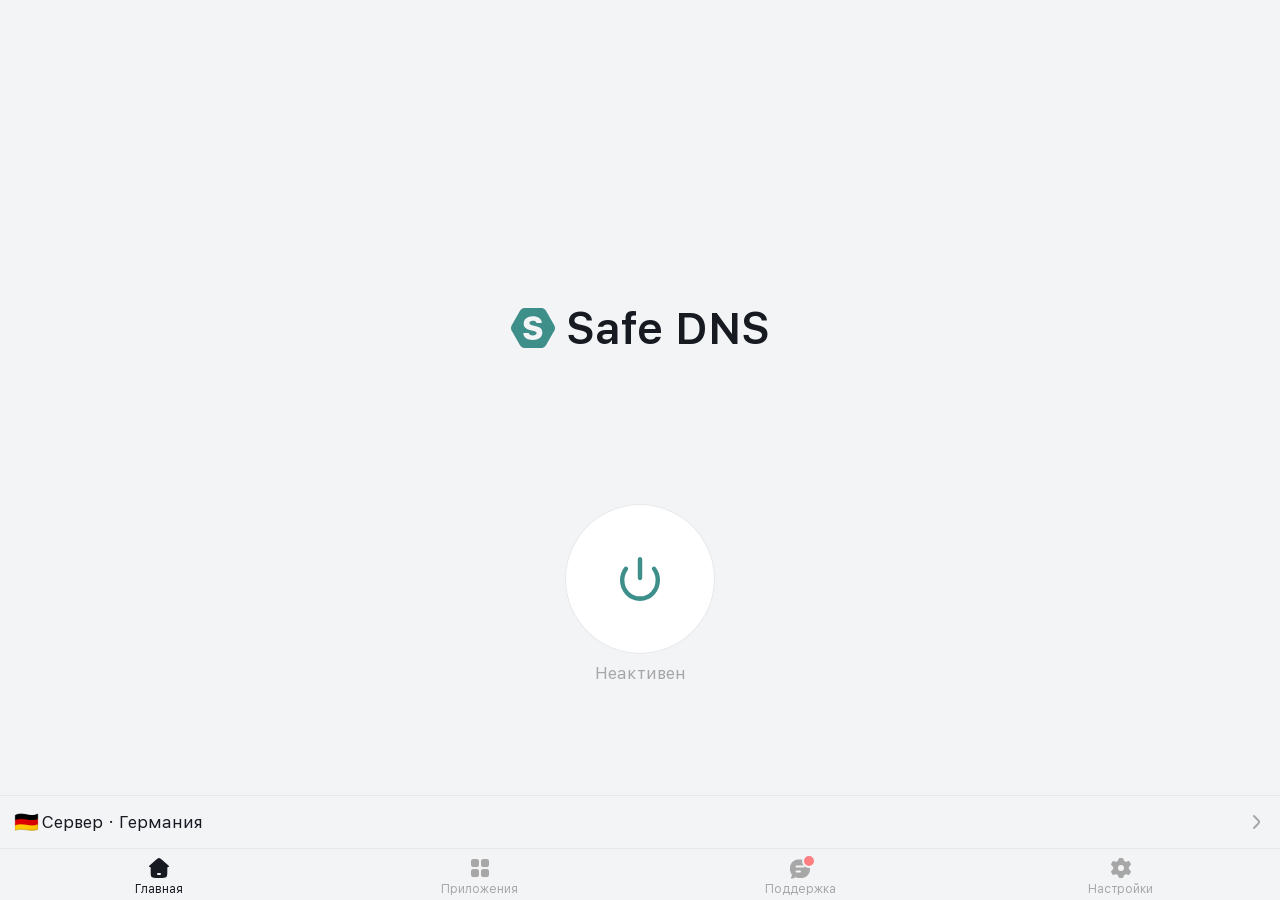
<file: index.html>
<!DOCTYPE html>
<html lang="ru">
<head>
    <meta charset="UTF-8">
    <meta name="viewport" content="width=device-width, initial-scale=1.0, viewport-fit=cover, interactive-widget=resizes-content">
    <title>Safe DNS</title>
    <!-- Bootstrap css -->
    <link rel="stylesheet" href="https://cdn.jsdelivr.net/npm/bootstrap@5.3.5/dist/css/bootstrap.min.css">
    <!-- Bootstrap css -->
    <!-- fonts -->
    <link rel="stylesheet" href="./assets/fonts/font.css">
    <!-- fonts -->
    <!-- theme -->
    <script>
        try {
            if (localStorage.getItem("theme") === "dark") document.documentElement.dataset.theme = "dark";
        } catch (error) {}
    </script>
    <!-- theme -->
    <!-- css link -->
    <link rel="stylesheet" href="./assets/scss/style.css">
    <!-- css link -->
</head>
<body>
    <div class="wrapper screen" data-screen>

        <main class="screen__body">
            <!-- Главная -->
            <section class="home">
                <div class="home__brand">
                    <span class="logo"></span>
                    <h1 class="home__name">Safe DNS</h1>
                </div>
                <div class="home__center">
                    <button type="button" class="power" aria-label="Включить защиту" aria-pressed="false" data-power><span class="power__icon"></span></button>
                    <p class="home__status" data-power-status>Неактивен</p>
                </div>
            </section>
            <!-- Главная end -->
        </main>

        <!-- Сервер -->
        <button type="button" class="server">
            <span class="server__flag">🇩🇪</span>
            <span class="server__name">Сервер · Германия</span>
            <span class="icon icon--arrow-right icon--grey"></span>
        </button>
        <!-- Сервер end -->

        <!-- Footer -->
        <footer class="tabbar">
            <nav class="tabbar__list" aria-label="Основная навигация">
                <a href="./index.html" class="tabbar__link is-active" aria-current="page">
                    <span class="icon icon--home"></span>
                    <span>Главная</span>
                </a>
                <a href="#" class="tabbar__link">
                    <span class="icon icon--all"></span>
                    <span>Приложения</span>
                </a>
                <a href="./chat.html#unread" class="tabbar__link is-unread">
                    <span class="icon icon--chat-alt"></span>
                    <span>Поддержка</span>
                </a>
                <a href="./settings.html" class="tabbar__link">
                    <span class="icon icon--settings-tabbar"></span>
                    <span>Настройки</span>
                </a>
            </nav>
        </footer>
        <!-- Footer end -->

    </div>

    <!-- js file -->
    <script src="./assets/js/main.js" defer></script>
    <!-- js file -->
</body>
</html>
</file>
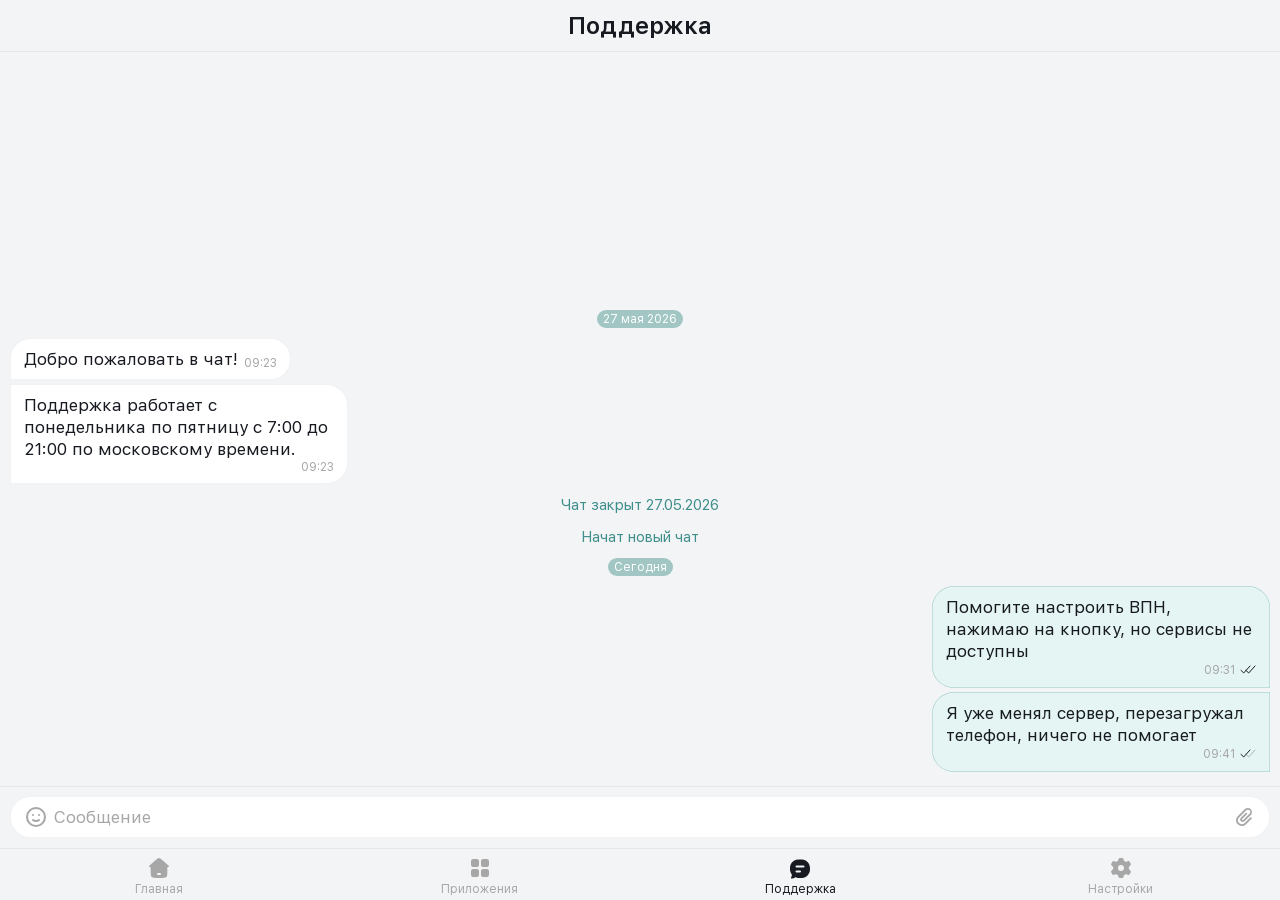
<file: chat.html>
<!DOCTYPE html>
<html lang="ru">
<head>
    <meta charset="UTF-8">
    <meta name="viewport" content="width=device-width, initial-scale=1.0, viewport-fit=cover, interactive-widget=resizes-content">
    <title>Поддержка</title>
    <!-- Bootstrap css -->
    <link rel="stylesheet" href="https://cdn.jsdelivr.net/npm/bootstrap@5.3.5/dist/css/bootstrap.min.css">
    <!-- Bootstrap css -->
    <!-- fonts -->
    <link rel="stylesheet" href="./assets/fonts/font.css">
    <!-- fonts -->
    <!-- theme -->
    <script>
        try {
            if (localStorage.getItem("theme") === "dark") document.documentElement.dataset.theme = "dark";
        } catch (error) {}
    </script>
    <!-- theme -->
    <!-- css link -->
    <link rel="stylesheet" href="./assets/scss/style.css">
    <!-- css link -->
</head>
<body>
    <div class="wrapper screen" data-screen>

        <!-- Header -->
        <header class="title">
            <div class="title__row">
                <button type="button" class="title__btn is-hidden" tabindex="-1" aria-label="Назад"><span class="icon icon--arrow-left"></span></button>
                <div class="title__box">
                    <h1 class="title__text">Поддержка</h1>
                    <p class="title__status" data-chat-status hidden><span class="dots dots--typing"><span class="dots__item"></span><span class="dots__item"></span><span class="dots__item"></span></span><span data-chat-status-text></span></p>
                </div>
                <button type="button" class="title__btn is-hidden" aria-label="Информация" data-info-open data-bs-toggle="offcanvas" data-bs-target=".info"><span class="icon icon--info"></span></button>
            </div>
        </header>
        <!-- Header end -->

        <main class="screen__body">
            <!-- Чат -->
            <section class="chat" data-chat>
                <div class="chat__list" aria-live="polite" data-chat-list>
                    <p class="date">27 мая 2026</p>
                    <div class="message-group message-group--support" data-group="support">
                        <div class="message message--support" tabindex="0" role="button" data-message>
                            <p class="message__text" data-message-text>Добро пожаловать в чат!</p>
                            <div class="message__time"><span data-time>09:23</span></div>
                        </div>
                        <div class="message message--support" tabindex="0" role="button" data-message>
                            <p class="message__text" data-message-text>Поддержка работает с понедельника по пятницу с 7:00 до 21:00 по московскому времени.</p>
                            <div class="message__time"><span data-time>09:23</span></div>
                        </div>
                    </div>
                    <p class="event">Чат закрыт 27.05.2026</p>
                    <p class="event">Начат новый чат</p>
                    <p class="date">Сегодня</p>
                    <div class="message-group message-group--user" data-group="user">
                        <div class="message message--user" tabindex="0" role="button" data-message>
                            <p class="message__text" data-message-text>Помогите настроить ВПН, нажимаю на кнопку, но сервисы не доступны</p>
                            <div class="message__time"><span data-time>09:31</span><span class="receipt receipt--two" data-mark></span></div>
                        </div>
                        <div class="message message--user" tabindex="0" role="button" data-message>
                            <p class="message__text" data-message-text>Я уже менял сервер, перезагружал телефон, ничего не помогает</p>
                            <div class="message__time"><span data-time>09:41</span><span class="receipt receipt--one" data-mark></span></div>
                        </div>
                    </div>
                </div>
            </section>
            <button type="button" class="fab fab--white chat__down" aria-label="Вниз" data-chat-down>
                <span class="icon icon--arrow-down"></span>
                <span class="pill fab__pill" data-chat-pill hidden></span>
            </button>
            <!-- Чат end -->
        </main>

        <!-- Поле ввода -->
        <div class="composer" data-composer>
            <div class="composer__box">
                <div class="composer__reply" data-composer-reply hidden>
                    <div class="composer__info">
                        <span class="composer__label">Ответ на</span>
                        <span class="composer__quote" data-composer-quote></span>
                    </div>
                    <button type="button" class="composer__btn" aria-label="Отменить ответ" data-composer-cancel><span class="icon icon--close"></span></button>
                </div>
                <div class="composer__row">
                    <button type="button" class="composer__btn" aria-label="Эмодзи" data-composer-emoji><span class="icon icon--emoji"></span></button>
                    <div class="composer__field" data-value="" data-composer-field>
                        <textarea class="composer__text" rows="1" placeholder="Сообщение" aria-label="Сообщение" data-composer-input></textarea>
                    </div>
                    <div class="composer__right">
                        <div class="composer__track">
                            <button type="button" class="composer__btn" aria-label="Прикрепить" data-bs-toggle="offcanvas" data-bs-target=".sheet" data-composer-clip><span class="icon icon--clip"></span></button>
                            <button type="button" class="composer__btn composer__send" aria-label="Отправить" data-composer-send><span class="icon icon--send"></span></button>
                        </div>
                    </div>
                </div>
            </div>
        </div>
        <!-- Поле ввода end -->

        <!-- Эмодзи -->
        <div class="emoji" data-emoji inert>
            <div class="emoji__list">
                <button type="button" class="emoji__btn" data-emoji-btn>😄</button>
                <button type="button" class="emoji__btn" data-emoji-btn>👍</button>
                <button type="button" class="emoji__btn" data-emoji-btn>😕</button>
                <button type="button" class="emoji__btn" data-emoji-btn>❤️</button>
                <button type="button" class="emoji__btn" data-emoji-btn>🤝</button>
                <button type="button" class="emoji__btn" data-emoji-btn>👌</button>
            </div>
        </div>
        <!-- Эмодзи end -->

        <!-- Footer -->
        <footer class="tabbar">
            <nav class="tabbar__list" aria-label="Основная навигация">
                <a href="./index.html" class="tabbar__link">
                    <span class="icon icon--home"></span>
                    <span>Главная</span>
                </a>
                <a href="#" class="tabbar__link">
                    <span class="icon icon--all"></span>
                    <span>Приложения</span>
                </a>
                <a href="./chat.html" class="tabbar__link is-active" aria-current="page">
                    <span class="icon icon--chat-alt"></span>
                    <span>Поддержка</span>
                </a>
                <a href="./settings.html" class="tabbar__link">
                    <span class="icon icon--settings-tabbar"></span>
                    <span>Настройки</span>
                </a>
            </nav>
        </footer>
        <!-- Footer end -->

    </div>

    <!-- Меню сообщения -->
    <div class="menu-layer" data-menu>
        <div class="menu-layer__box" data-menu-wrap>
            <div class="menu-layer__clone" data-menu-clone></div>
            <div class="menu menu-layer__menu" data-menu-box>
                <button type="button" class="menu__btn" data-action="reply" data-menu-reply><span class="icon icon--reply"></span><span>Ответить</span></button>
                <button type="button" class="menu__btn" data-action="retry" data-menu-error><span class="icon icon--repeat"></span><span>Повторить</span></button>
                <button type="button" class="menu__btn" data-action="copy" data-menu-copy><span class="icon icon--copy"></span><span>Скопировать</span></button>
                <button type="button" class="menu__btn" data-action="cancel" data-menu-error><span class="icon icon--bin"></span><span>Отменить отправку</span></button>
            </div>
        </div>
    </div>
    <!-- Меню сообщения end -->

    <!-- Прикрепить -->
    <div class="sheet offcanvas offcanvas-bottom" tabindex="-1" aria-label="Прикрепить" data-sheet>
        <div class="sheet__group">
            <p class="sheet__title">Прикрепить</p>
            <label class="sheet__btn sheet__btn--line" role="button">Камера<input type="file" class="visually-hidden" accept="image/*" capture="environment" data-camera></label>
            <label class="sheet__btn sheet__btn--line" role="button">Галерея<input type="file" class="visually-hidden" accept="image/*" multiple data-photos></label>
            <label class="sheet__btn sheet__btn--line" role="button">Файл<input type="file" class="visually-hidden" accept="image/*" data-file></label>
        </div>
        <button type="button" class="sheet__btn sheet__btn--cancel" data-bs-dismiss="offcanvas">Отмена</button>
    </div>
    <!-- Прикрепить end -->

    <!-- Информация -->
    <div class="info offcanvas offcanvas-bottom" tabindex="-1" aria-label="Информация" data-info>
        <div class="info__head">
            <div class="title title--modal">
                <div class="title__row">
                    <button type="button" class="title__btn is-hidden" tabindex="-1" aria-label="Назад"><span class="icon icon--arrow-left"></span></button>
                    <div class="title__box">
                        <h2 class="title__text">Информация</h2>
                    </div>
                    <button type="button" class="title__btn" data-bs-dismiss="offcanvas" aria-label="Закрыть"><span class="icon icon--close"></span></button>
                </div>
            </div>
        </div>
        <div class="info__body">
            <div class="info-group">
                <h3 class="info-group__title">Данные пользователя</h3>
                <dl>
                    <div class="info-group__row">
                        <dt class="info-group__name">Подписка</dt>
                        <dd class="info-group__value">Основная</dd>
                    </div>
                    <div class="info-group__row">
                        <dt class="info-group__name">Оплачена до</dt>
                        <dd class="info-group__value">23 марта 2027, 14:53</dd>
                    </div>
                    <div class="info-group__row">
                        <dt class="info-group__name">Местоположение</dt>
                        <dd class="info-group__value">Челябинск, Россия</dd>
                    </div>
                    <div class="info-group__row">
                        <dt class="info-group__name">ID</dt>
                        <dd class="info-group__value">b45e17c4-f52b-4b81-baba-2cda1e901d6c</dd>
                    </div>
                </dl>
            </div>
            <div class="info-group">
                <h3 class="info-group__title">Приложение</h3>
                <dl>
                    <div class="info-group__row">
                        <dt class="info-group__name">Версия</dt>
                        <dd class="info-group__value">1.7.2 (1)</dd>
                    </div>
                    <div class="info-group__row">
                        <dt class="info-group__name">Bundle ID</dt>
                        <dd class="info-group__value">com.vpn.net</dd>
                    </div>
                </dl>
            </div>
            <div class="info-group">
                <h3 class="info-group__title">Устройство</h3>
                <dl>
                    <div class="info-group__row">
                        <dt class="info-group__name">Модель</dt>
                        <dd class="info-group__value">Iphone 14</dd>
                    </div>
                    <div class="info-group__row">
                        <dt class="info-group__name">Ориентация</dt>
                        <dd class="info-group__value">Портретная</dd>
                    </div>
                    <div class="info-group__row">
                        <dt class="info-group__name">Уровень заряда</dt>
                        <dd class="info-group__value">20%</dd>
                    </div>
                </dl>
            </div>
            <div class="info-group">
                <h3 class="info-group__title">Система</h3>
                <dl>
                    <div class="info-group__row">
                        <dt class="info-group__name">ОС</dt>
                        <dd class="info-group__value">IOS 26.2</dd>
                    </div>
                    <div class="info-group__row">
                        <dt class="info-group__name">Регион</dt>
                        <dd class="info-group__value">ru_RU</dd>
                    </div>
                    <div class="info-group__row">
                        <dt class="info-group__name">Часовой пояс</dt>
                        <dd class="info-group__value">Asia/Yekaterinburg</dd>
                    </div>
                    <div class="info-group__row">
                        <dt class="info-group__name">Время</dt>
                        <dd class="info-group__value">6 апреля 2026, 9:41</dd>
                    </div>
                </dl>
            </div>
            <div class="info-group">
                <h3 class="info-group__title">Сеть</h3>
                <dl>
                    <div class="info-group__row">
                        <dt class="info-group__name">Тип подключения</dt>
                        <dd class="info-group__value">Wi-Fi</dd>
                    </div>
                </dl>
            </div>
            <div class="info-group">
                <h3 class="info-group__title">Память</h3>
                <dl>
                    <div class="info-group__row">
                        <dt class="info-group__name">Всего</dt>
                        <dd class="info-group__value">128 000 МБ</dd>
                    </div>
                    <div class="info-group__row">
                        <dt class="info-group__name">Свободно</dt>
                        <dd class="info-group__value">34 512 МБ</dd>
                    </div>
                    <div class="info-group__row">
                        <dt class="info-group__name">Использовано приложением</dt>
                        <dd class="info-group__value">100 МБ</dd>
                    </div>
                </dl>
            </div>
        </div>
        <div class="info__foot">
            <button type="button" class="button" data-info-send>Отправить в чат</button>
        </div>
    </div>
    <!-- Информация end -->

    <!-- Просмотр фото -->
    <div class="viewer modal fade" tabindex="-1" aria-label="Просмотр фото" data-viewer>
        <div class="modal-dialog modal-fullscreen">
            <div class="viewer__content modal-content">
                <div class="viewer__box">
                    <img src="./assets/images/photo-plane.jpg" class="viewer__img" alt="Фото" data-viewer-img>
                </div>
                <div class="title title--photo">
                    <div class="title__row">
                        <button type="button" class="title__btn" data-viewer-remove aria-label="Удалить"><span class="icon icon--bin"></span></button>
                        <div class="title__box">
                            <h2 class="title__text">1 из 1</h2>
                        </div>
                        <button type="button" class="title__btn" data-bs-dismiss="modal" aria-label="Закрыть"><span class="icon icon--close"></span></button>
                    </div>
                </div>
            </div>
        </div>
    </div>
    <!-- Просмотр фото end -->

    <!-- Шаблоны сообщений -->
    <template data-template="message-user">
        <div class="message message--user" tabindex="0" role="button" data-message>
            <div class="message__reply" data-message-reply hidden>
                <span class="message__label" data-message-label hidden>Ответ на</span>
                <span class="message__quote" data-message-quote></span>
            </div>
            <p class="message__text" data-message-text></p>
            <div class="message__time"><span data-time></span><span class="receipt receipt--loading" data-mark></span></div>
        </div>
    </template>
    <template data-template="message-support">
        <div class="message message--support" tabindex="0" role="button" data-message>
            <div class="message__reply" data-message-reply hidden>
                <span class="message__label" data-message-label hidden>Ответ на</span>
                <span class="message__quote" data-message-quote></span>
            </div>
            <p class="message__text" data-message-text></p>
            <div class="message__time"><span data-time></span></div>
        </div>
    </template>
    <template data-template="message-instruction">
        <div class="message message--support" tabindex="0" role="button" data-message>
            <div class="message__text message__text--rich" data-message-text>
                <p>Отправьте информацию для подержки.</p>
                <p><strong>Как это сделать:</strong></p>
                <ol class="message__list">
                    <li>Нажмите на иконку в правом верхнем углу</li>
                    <li>Нажмите кнопку «Отправить в чат»</li>
                </ol>
            </div>
            <div class="message__time"><span data-time></span></div>
        </div>
    </template>
    <template data-template="message-info">
        <div class="message message--user message--info" tabindex="0" role="button" data-message>
            <div class="message__text message__text--rich" data-message-text>
                <p class="message__block"><strong>Информация для поддержки</strong></p>
                <p class="message__block"><strong>Данные пользователя</strong><br>Подписка: Основная<br>Оплачена до: 23 марта 2027, 14:53<br>Местоположение: Челябинск, Россия<br>ID: b45e17c4-f52b-4b81-baba-2cda1e901d6c</p>
                <p class="message__block"><strong>Приложение</strong><br>Версия: 1.7.2 (1)<br>Bundle ID: com.vpn.net</p>
                <p class="message__block"><strong>Устройство</strong><br>Модель: Iphone 14<br>Ориентация: Портретная<br>Уровень заряда: 20%</p>
                <p class="message__block"><strong>Система</strong><br>ОС: IOS 26.2<br>Регион: ru_RU<br>Часовой пояс: Asia/Yekaterinburg<br>Время: 6 апреля 2026, 9:41</p>
                <p class="message__block"><strong>Сеть</strong><br>Тип подключения: Wi-Fi</p>
                <p class="message__block"><strong>Память</strong><br>Всего: 128 000 МБ<br>Свободно: 34 512 МБ<br>Использовано приложением: 100 МБ</p>
            </div>
            <div class="message__time"><span data-time></span><span class="receipt receipt--one" data-mark></span></div>
        </div>
    </template>
    <template data-template="photo-user">
        <div class="photo photo--user" tabindex="0" role="button" aria-label="Фото" data-photo>
            <img class="photo__img" alt="Фото">
            <span class="loader photo__loader" data-loader><span class="icon icon--close"></span></span>
            <div class="photo__time"><span data-time></span><span class="receipt receipt--loading" data-mark></span></div>
        </div>
    </template>
    <template data-template="photo-support">
        <div class="photo is-load" tabindex="0" role="button" aria-label="Фото" data-photo>
            <img class="photo__img" alt="Фото">
            <span class="photo__blur"></span>
            <span class="loader loader--download photo__loader" data-loader><span class="icon icon--close"></span></span>
            <div class="photo__time"><span data-time></span></div>
        </div>
    </template>
    <!-- Шаблоны сообщений end -->

    <!-- Bootstrap js -->
    <script src="https://cdn.jsdelivr.net/npm/bootstrap@5.3.5/dist/js/bootstrap.bundle.min.js" defer></script>
    <!-- Bootstrap js -->
    <!-- js file -->
    <script src="./assets/js/main.js" defer></script>
    <!-- js file -->
</body>
</html>
</file>
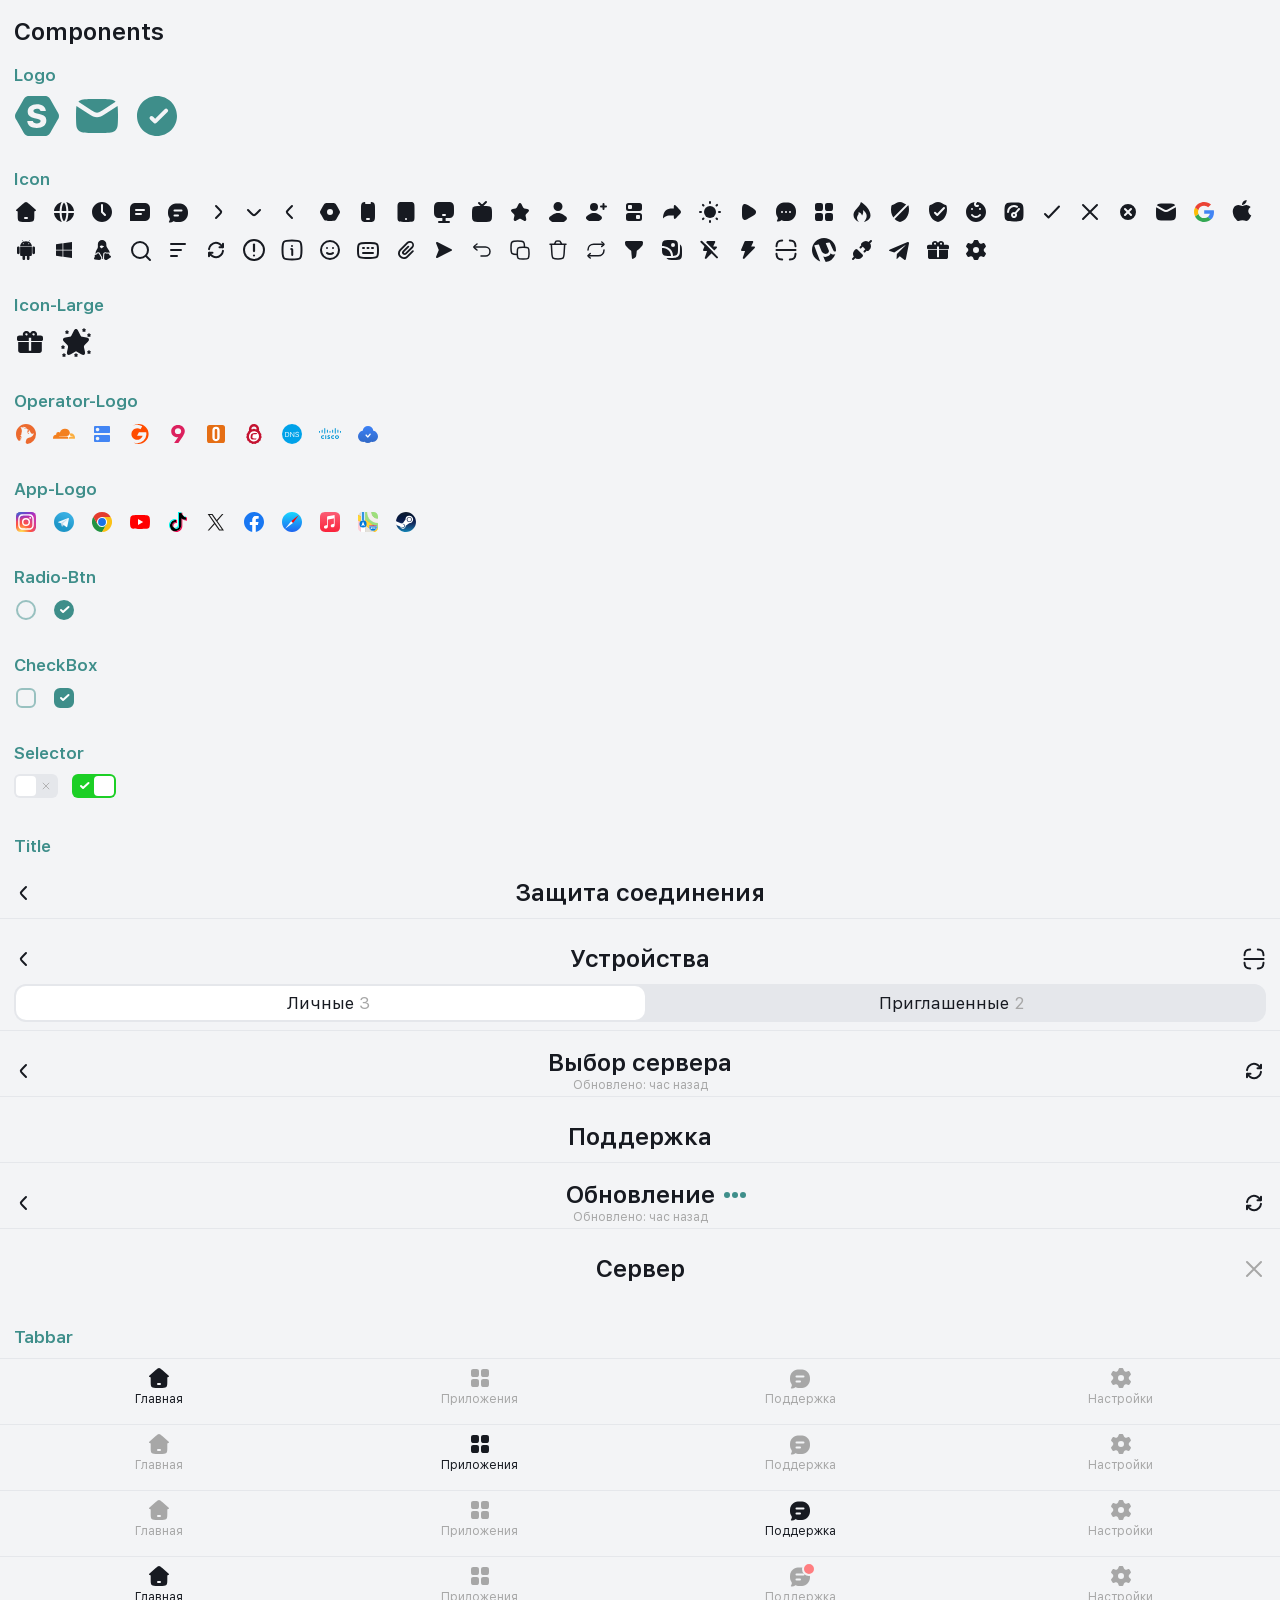
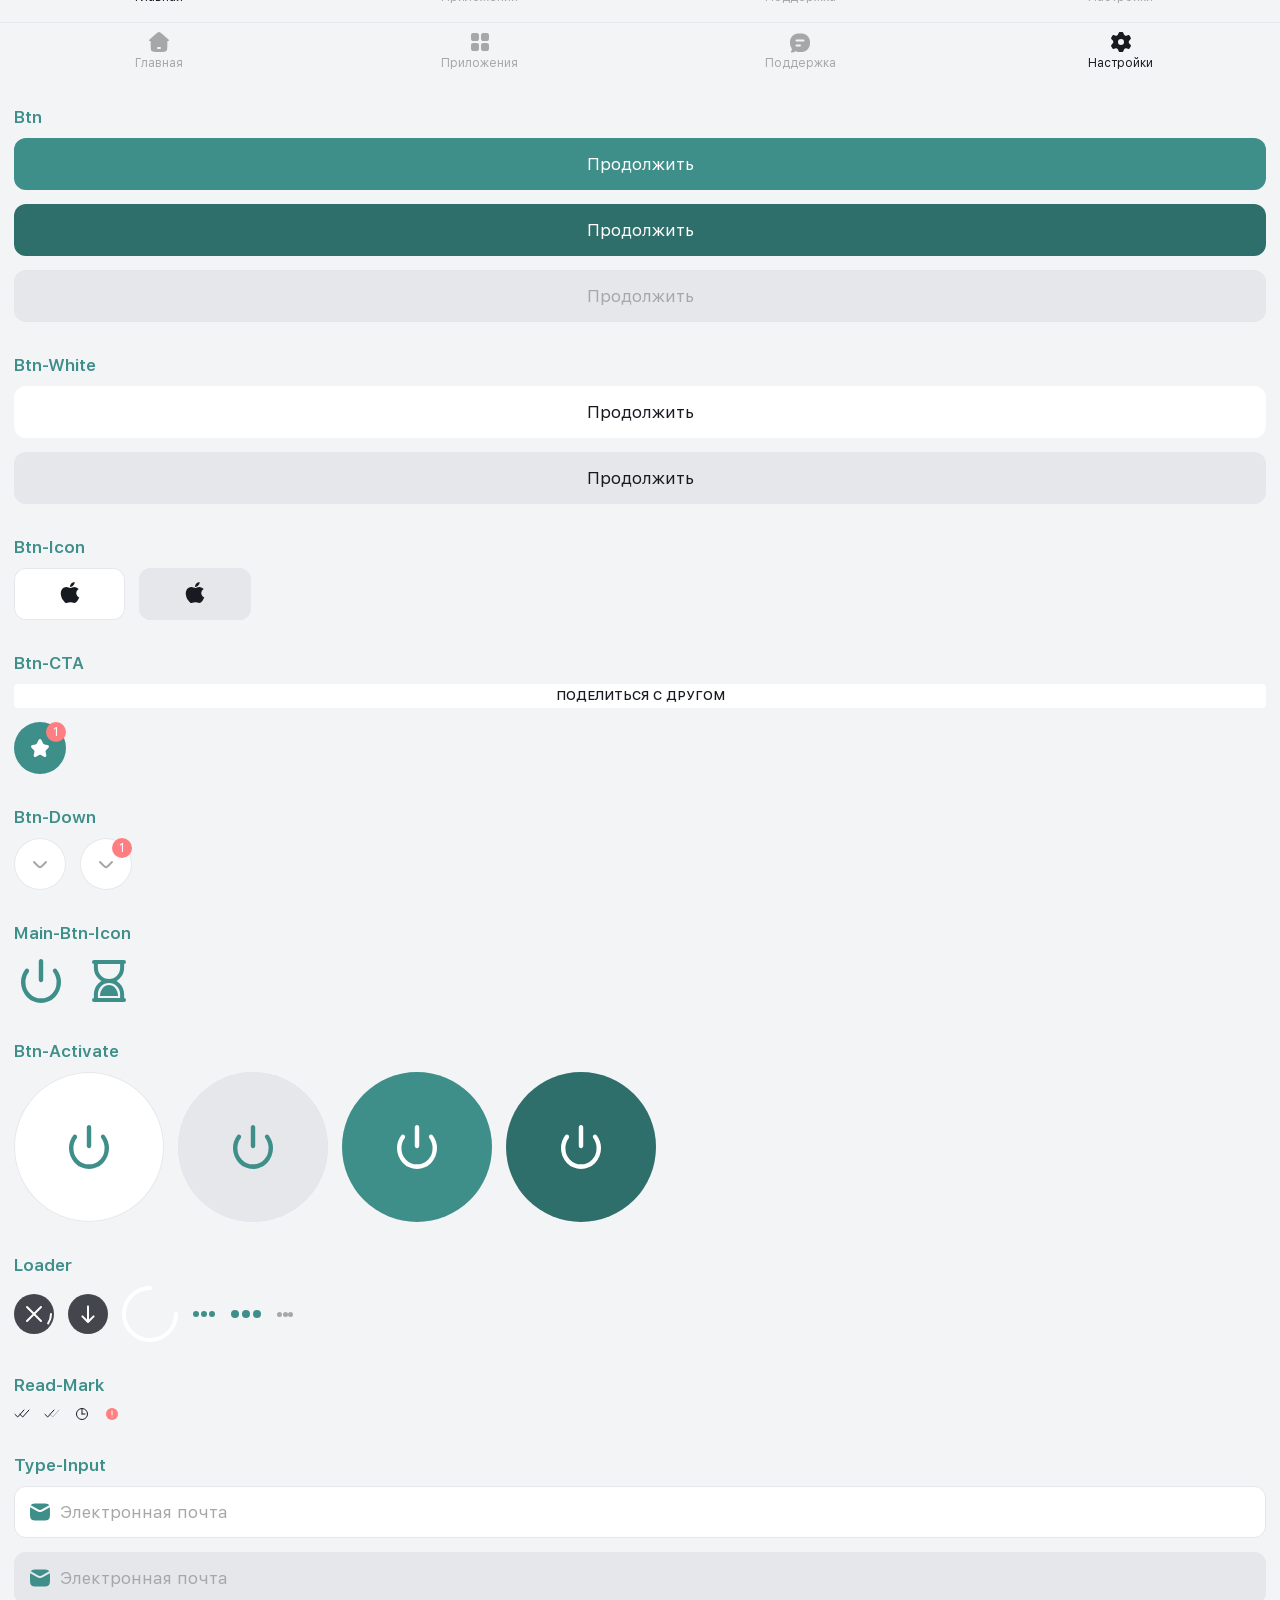
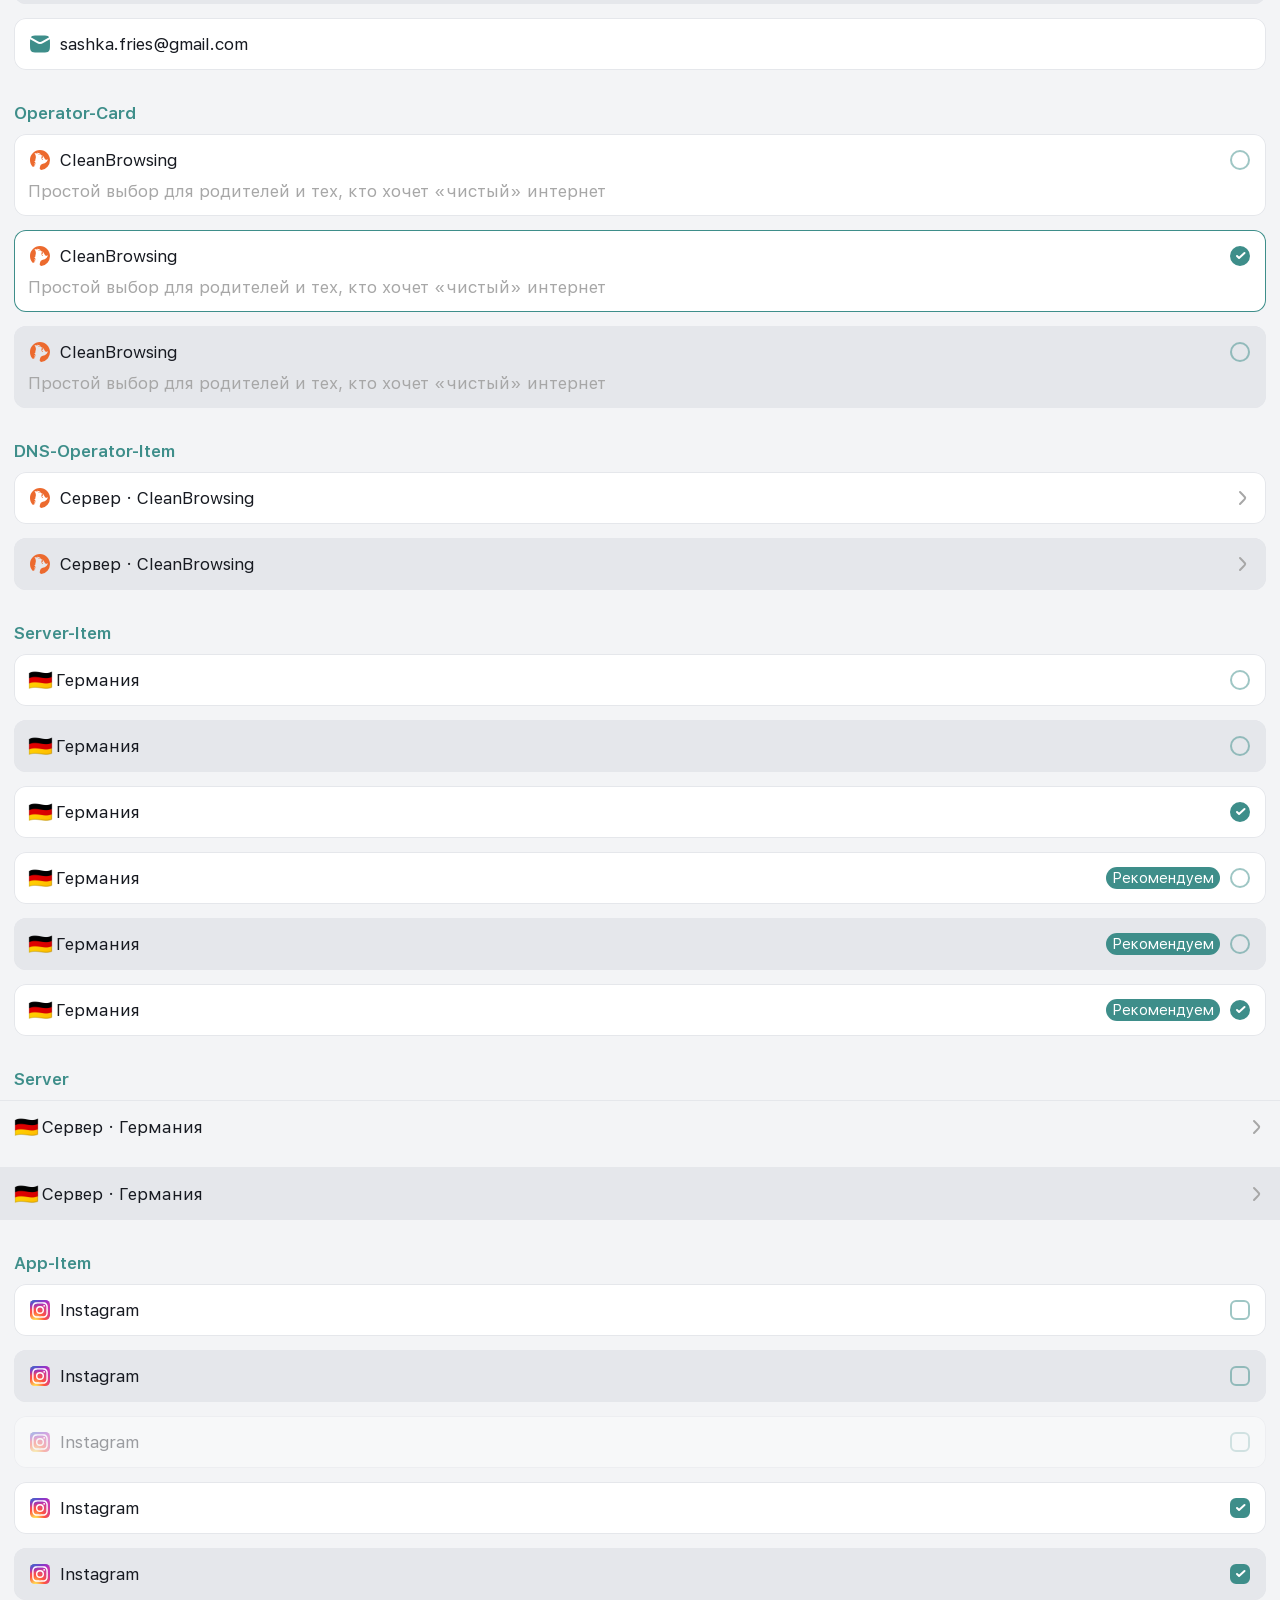
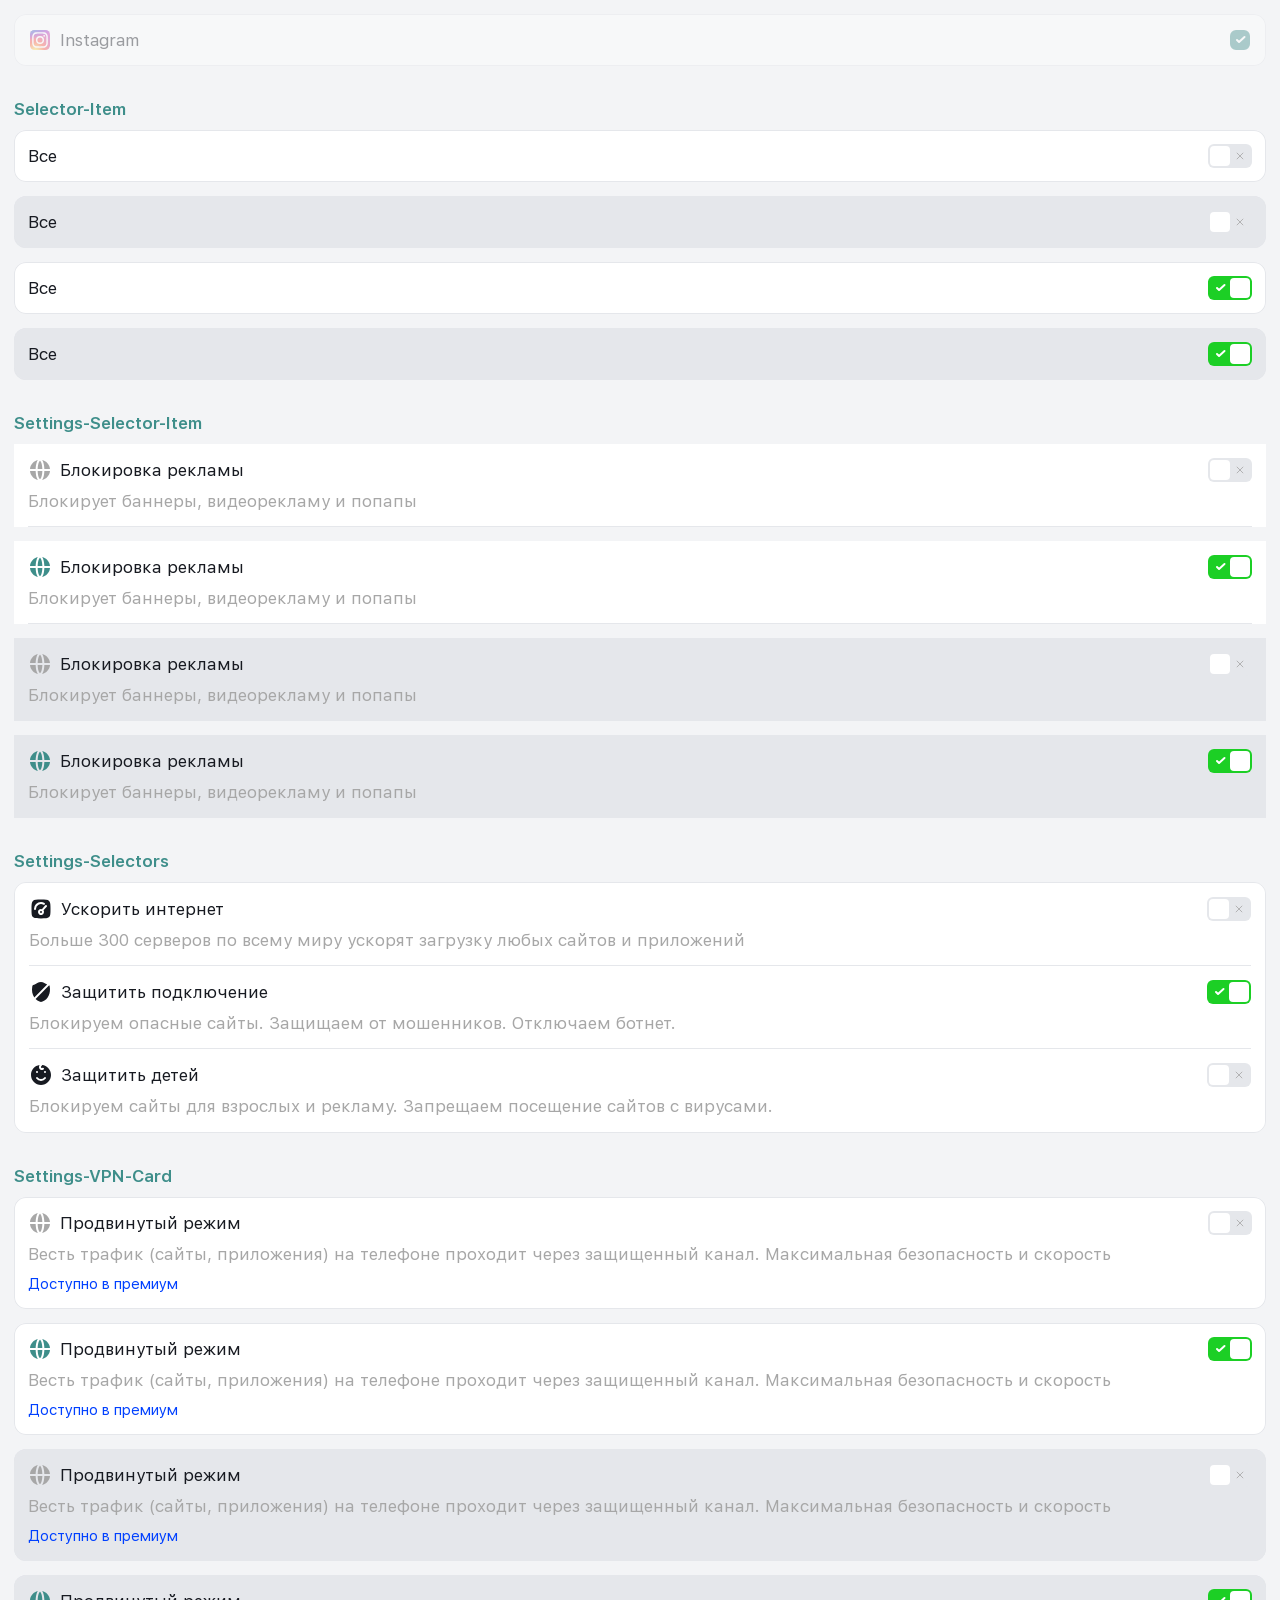
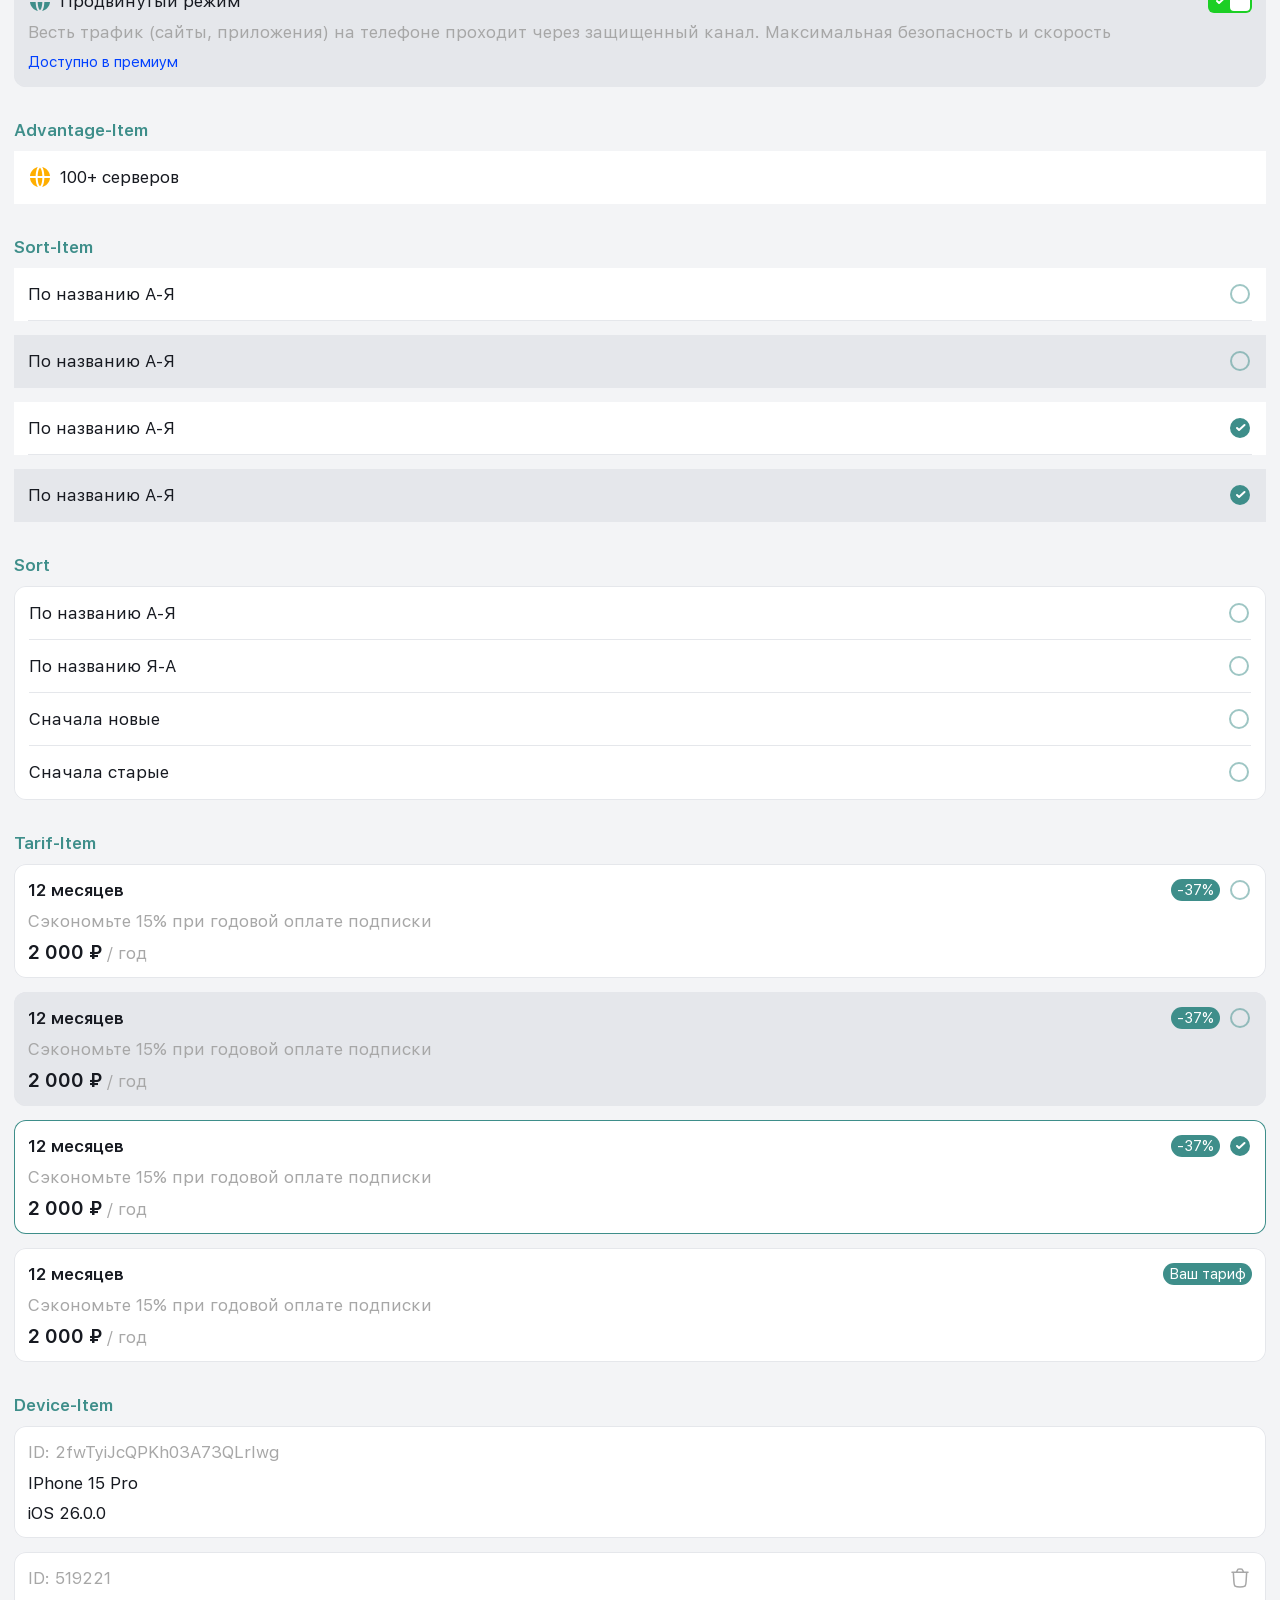
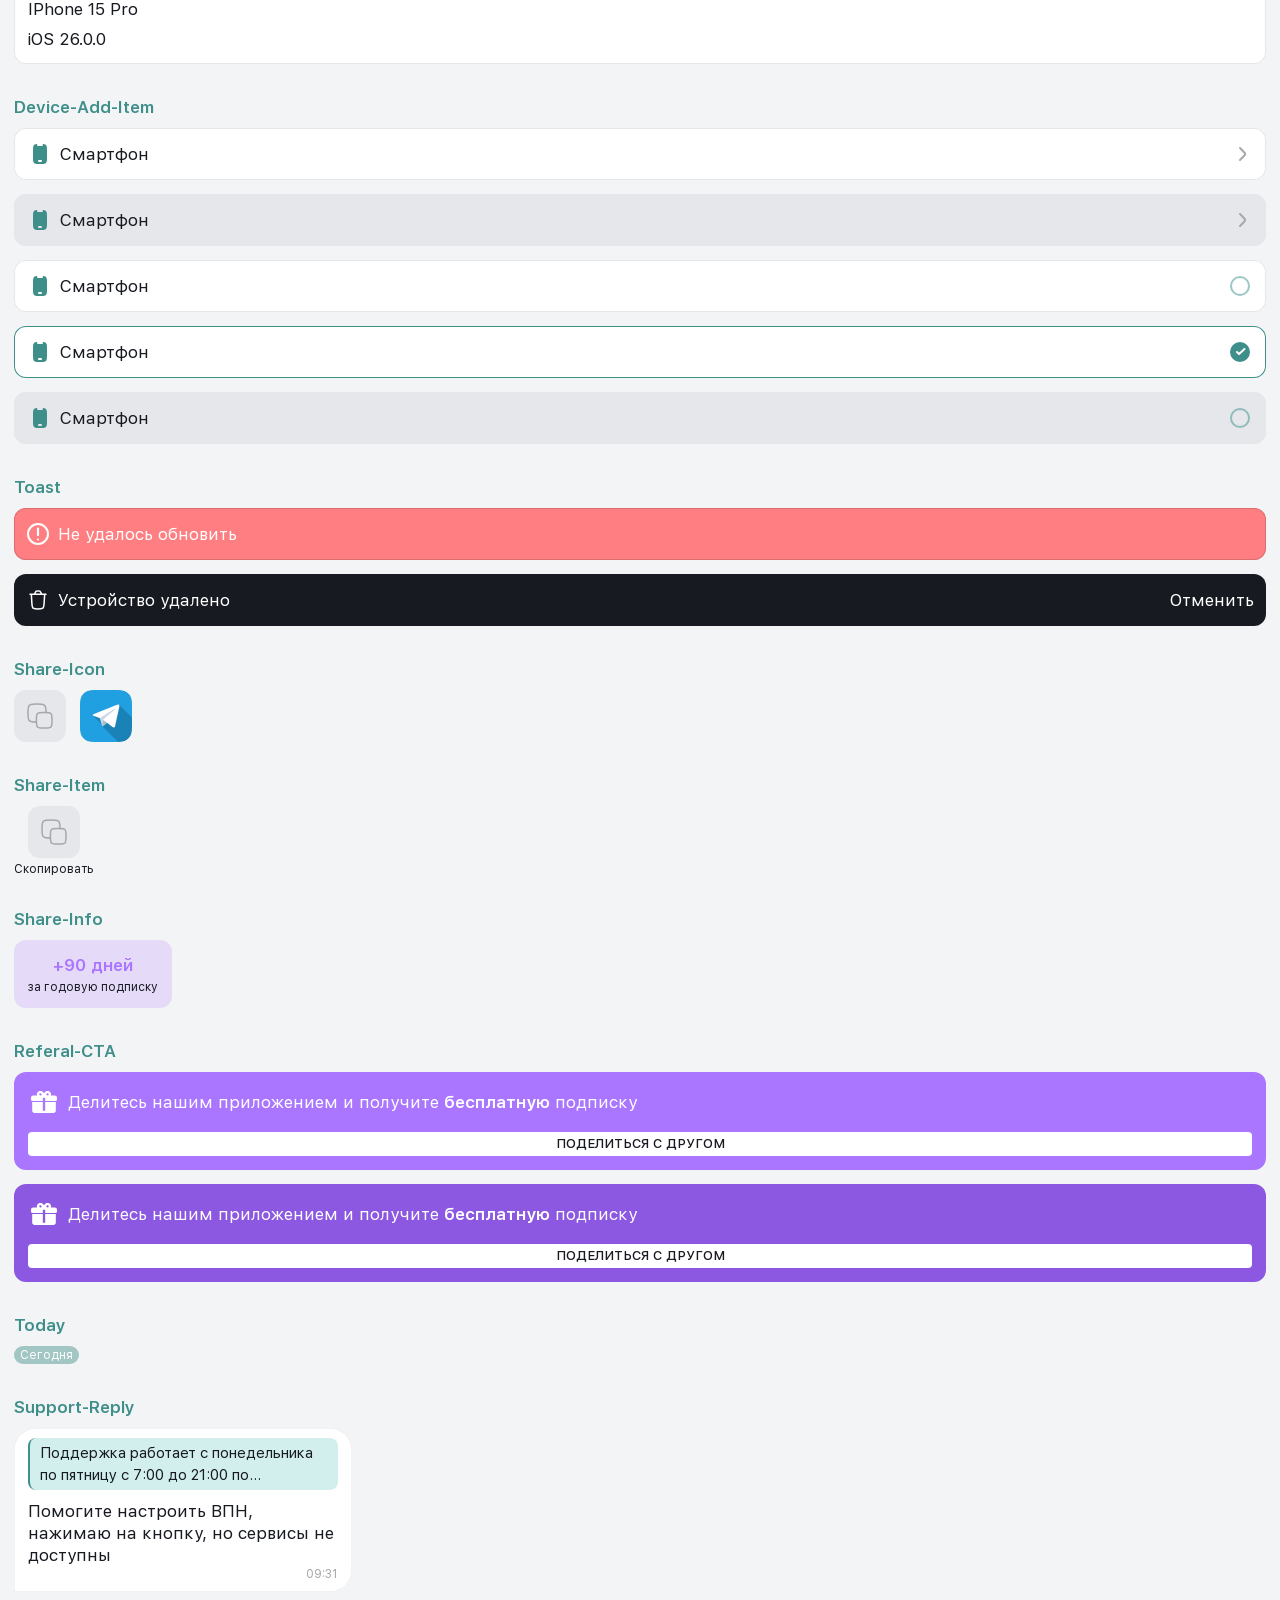
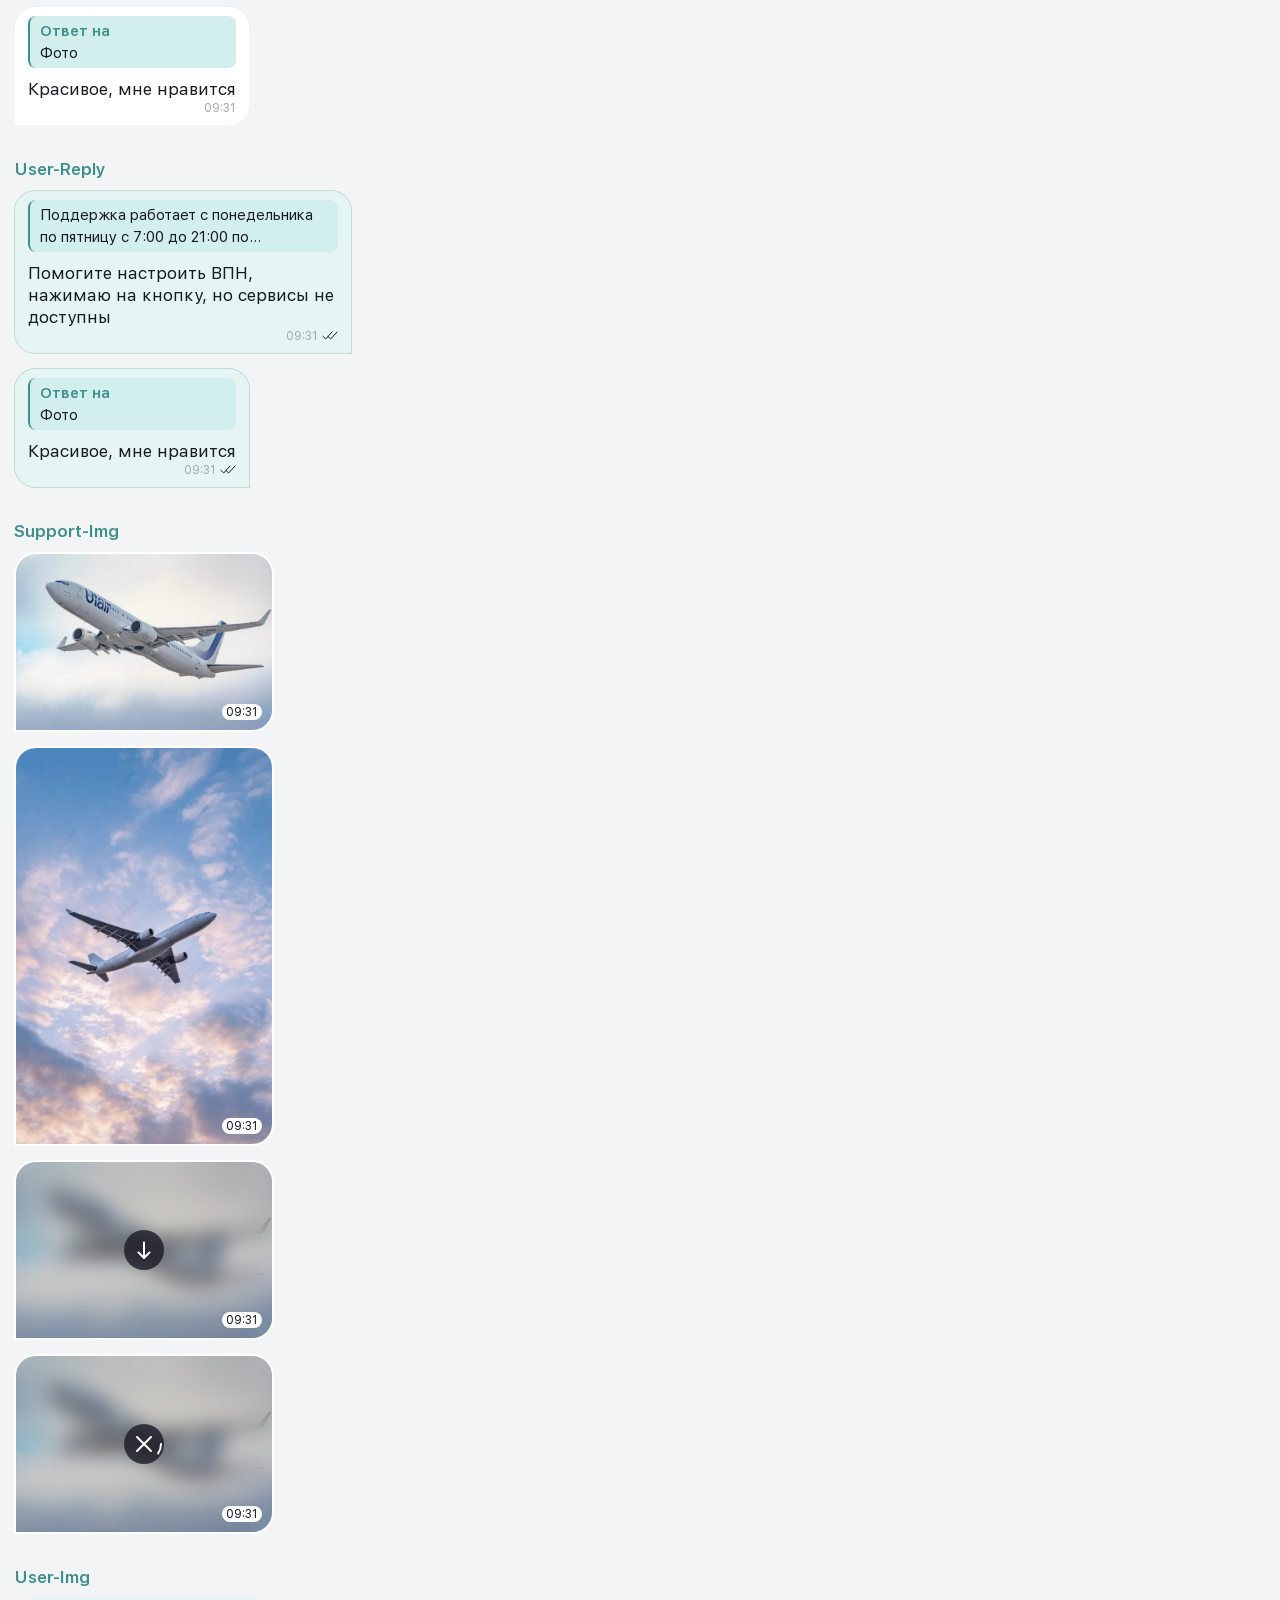
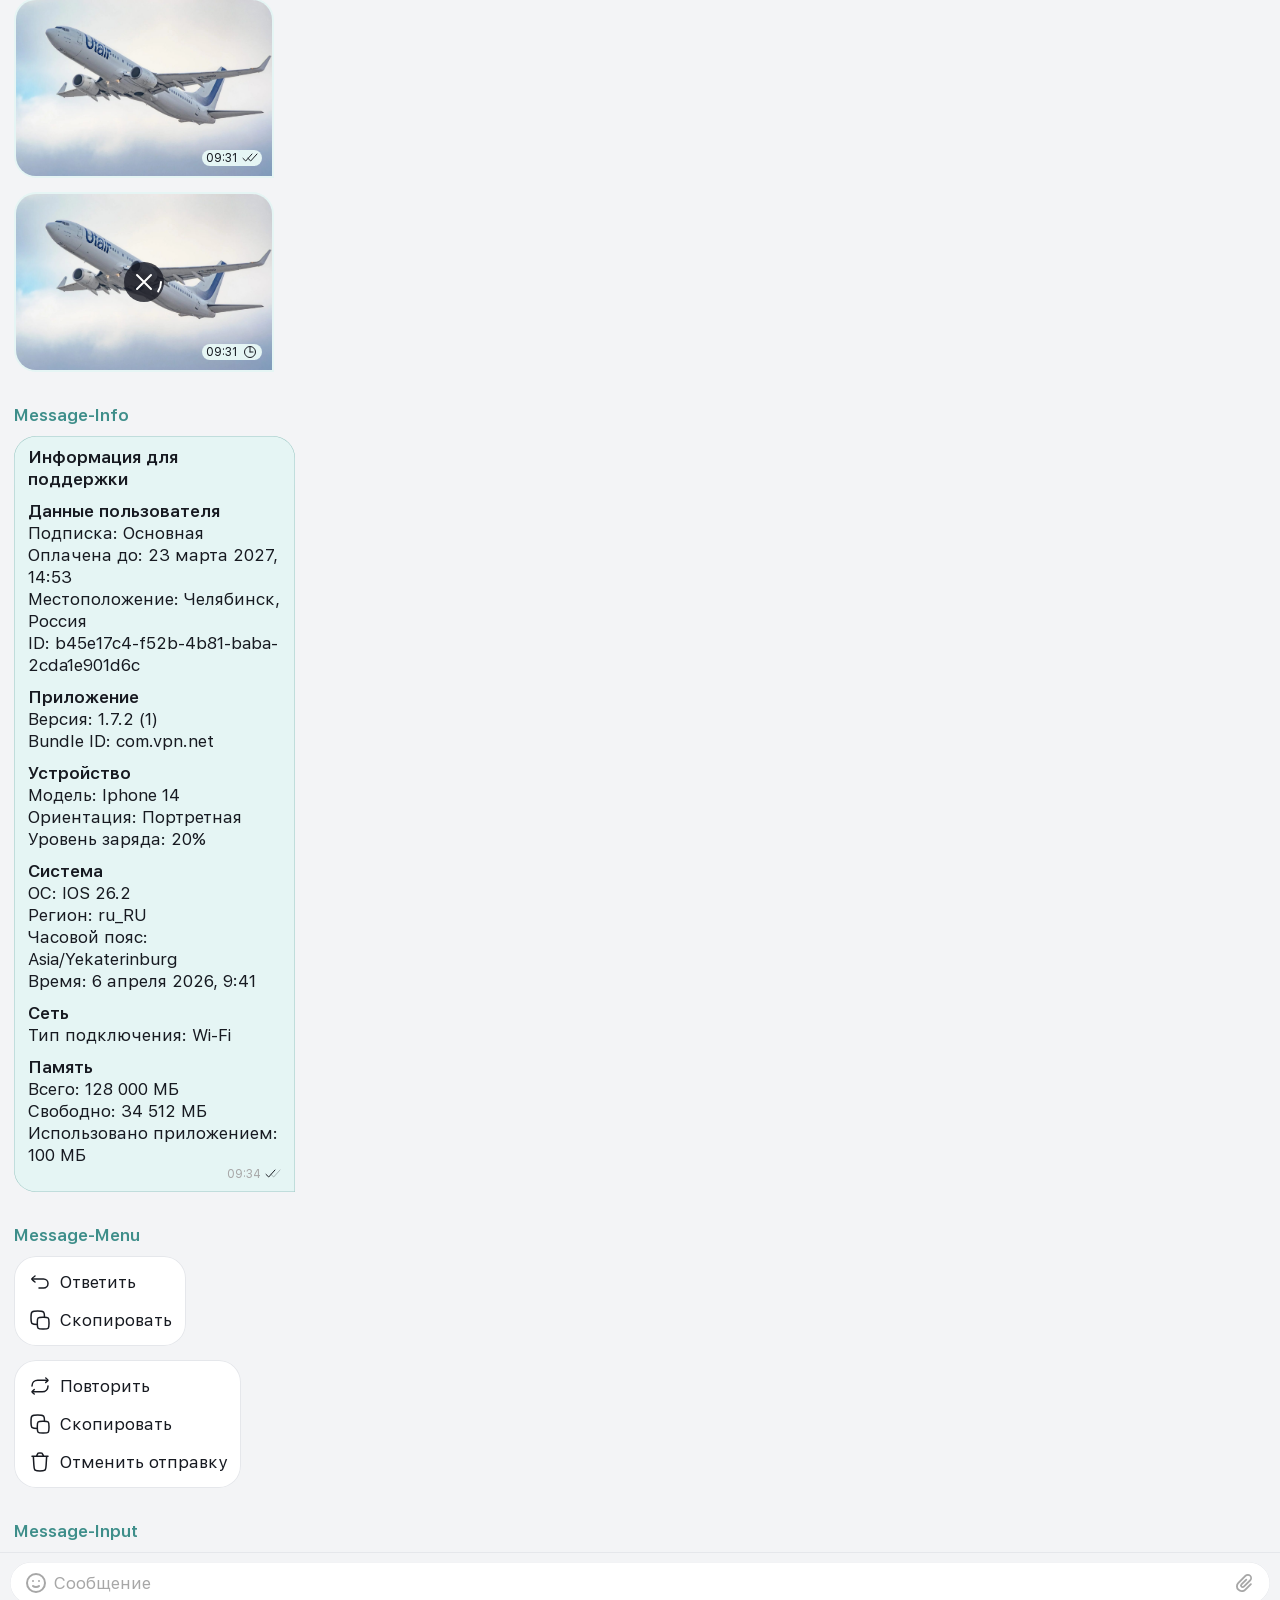
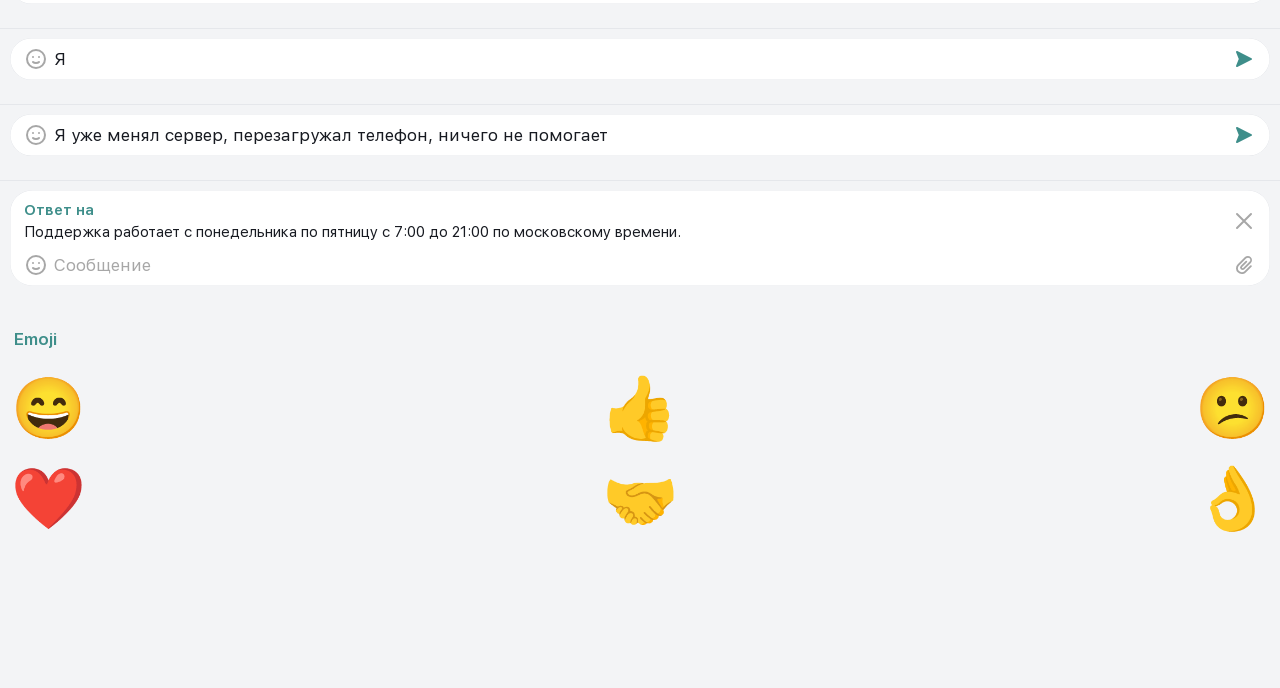
<file: components.html>
<!DOCTYPE html>
<html lang="ru">
<head>
    <meta charset="UTF-8">
    <meta name="viewport" content="width=device-width, initial-scale=1.0, viewport-fit=cover, interactive-widget=resizes-content">
    <title>Components</title>
    <!-- Bootstrap css -->
    <link rel="stylesheet" href="https://cdn.jsdelivr.net/npm/bootstrap@5.3.5/dist/css/bootstrap.min.css">
    <!-- Bootstrap css -->
    <!-- fonts -->
    <link rel="stylesheet" href="./assets/fonts/font.css">
    <!-- fonts -->
    <!-- theme -->
    <script>
        try {
            if (localStorage.getItem("theme") === "dark") document.documentElement.dataset.theme = "dark";
        } catch (error) {}
    </script>
    <!-- theme -->
    <!-- css link -->
    <link rel="stylesheet" href="./assets/scss/style.css">
    <!-- css link -->
</head>
<body>
    <div class="wrapper">

        <main class="kit">
            <h1 class="kit__title">Components</h1>

            <!-- Logo -->
            <section class="kit-block">
                <h2 class="kit-block__title">Logo</h2>
                <div class="kit-block__list kit-block__list--row">
                    <span class="logo"></span>
                    <span class="logo logo--mail"></span>
                    <span class="logo logo--accept"></span>
                </div>
            </section>
            <!-- Logo end -->

            <!-- Icon -->
            <section class="kit-block">
                <h2 class="kit-block__title">Icon</h2>
                <div class="kit-block__list kit-block__list--row">
                    <span class="icon icon--home"></span>
                    <span class="icon icon--internet"></span>
                    <span class="icon icon--time"></span>
                    <span class="icon icon--chat"></span>
                    <span class="icon icon--chat-alt"></span>
                    <span class="icon icon--arrow-right"></span>
                    <span class="icon icon--arrow-down"></span>
                    <span class="icon icon--arrow-left"></span>
                    <span class="icon icon--settings"></span>
                    <span class="icon icon--phone"></span>
                    <span class="icon icon--tablet"></span>
                    <span class="icon icon--pc"></span>
                    <span class="icon icon--tv"></span>
                    <span class="icon icon--star"></span>
                    <span class="icon icon--profile"></span>
                    <span class="icon icon--referal"></span>
                    <span class="icon icon--advanced"></span>
                    <span class="icon icon--referal-alt"></span>
                    <span class="icon icon--sun"></span>
                    <span class="icon icon--video"></span>
                    <span class="icon icon--message"></span>
                    <span class="icon icon--all"></span>
                    <span class="icon icon--fire"></span>
                    <span class="icon icon--shield"></span>
                    <span class="icon icon--shield-check"></span>
                    <span class="icon icon--kid"></span>
                    <span class="icon icon--speed"></span>
                    <span class="icon icon--checkmark"></span>
                    <span class="icon icon--close"></span>
                    <span class="icon icon--close-circle"></span>
                    <span class="icon icon--mail"></span>
                    <img src="./assets/images/icon-google.svg" alt="" width="24" height="24">
                    <span class="icon icon--apple"></span>
                    <span class="icon icon--android"></span>
                    <span class="icon icon--windows"></span>
                    <span class="icon icon--linux"></span>
                    <span class="icon icon--search"></span>
                    <span class="icon icon--sort"></span>
                    <span class="icon icon--update"></span>
                    <span class="icon icon--error"></span>
                    <span class="icon icon--info"></span>
                    <span class="icon icon--emoji"></span>
                    <span class="icon icon--keyboard"></span>
                    <span class="icon icon--clip"></span>
                    <span class="icon icon--send"></span>
                    <span class="icon icon--reply"></span>
                    <span class="icon icon--copy"></span>
                    <span class="icon icon--bin"></span>
                    <span class="icon icon--repeat"></span>
                    <span class="icon icon--filter"></span>
                    <span class="icon icon--gallery"></span>
                    <span class="icon icon--lighning-off"></span>
                    <span class="icon icon--lighning-on"></span>
                    <span class="icon icon--camera"></span>
                    <span class="icon icon--torrent"></span>
                    <span class="icon icon--connection"></span>
                    <span class="icon icon--telegram"></span>
                    <span class="icon icon--present"></span>
                    <span class="icon icon--settings-tabbar"></span>
                </div>
            </section>
            <!-- Icon end -->

            <!-- Icon-Large -->
            <section class="kit-block">
                <h2 class="kit-block__title">Icon-Large</h2>
                <div class="kit-block__list kit-block__list--row">
                    <span class="icon icon--present-large icon--large"></span>
                    <span class="icon icon--star-large icon--large"></span>
                </div>
            </section>
            <!-- Icon-Large end -->

            <!-- Operator-Logo -->
            <section class="kit-block">
                <h2 class="kit-block__title">Operator-Logo</h2>
                <div class="kit-block__list kit-block__list--row">
                    <img src="./assets/images/operator-cleanbrowsing.svg" alt="" width="24" height="24">
                    <img src="./assets/images/operator-cloudflare.svg" alt="" width="24" height="24">
                    <img src="./assets/images/operator-google.svg" alt="" width="24" height="24">
                    <img src="./assets/images/operator-gcore.svg" alt="" width="24" height="24">
                    <img src="./assets/images/operator-quad9.svg" alt="" width="24" height="24">
                    <img src="./assets/images/operator-opendns.svg" alt="" width="24" height="24">
                    <img src="./assets/images/operator-comodo.svg" alt="" width="24" height="24">
                    <img src="./assets/images/operator-yandex.svg" alt="" width="24" height="24">
                    <img src="./assets/images/operator-cisco.svg" alt="" width="24" height="24">
                    <img src="./assets/images/operator-adguard.svg" alt="" width="24" height="24">
                </div>
            </section>
            <!-- Operator-Logo end -->

            <!-- App-Logo -->
            <section class="kit-block">
                <h2 class="kit-block__title">App-Logo</h2>
                <div class="kit-block__list kit-block__list--row">
                    <img src="./assets/images/app-instagram.svg" alt="" width="24" height="24">
                    <img src="./assets/images/app-telegram.svg" alt="" width="24" height="24">
                    <img src="./assets/images/app-chrome.svg" alt="" width="24" height="24">
                    <img src="./assets/images/app-youtube.svg" alt="" width="24" height="24">
                    <img src="./assets/images/app-tiktok.svg" alt="" width="24" height="24">
                    <img src="./assets/images/app-x.svg" alt="" width="24" height="24">
                    <img src="./assets/images/app-facebook.svg" alt="" width="24" height="24">
                    <img src="./assets/images/app-safari.svg" alt="" width="24" height="24">
                    <img src="./assets/images/app-applemusic.svg" alt="" width="24" height="24">
                    <img src="./assets/images/app-maps.svg" alt="" width="24" height="24">
                    <img src="./assets/images/app-steam.svg" alt="" width="24" height="24">
                </div>
            </section>
            <!-- App-Logo end -->

            <!-- Radio-Btn -->
            <section class="kit-block">
                <h2 class="kit-block__title">Radio-Btn</h2>
                <div class="kit-block__list kit-block__list--row">
                    <span class="radio"></span>
                    <span class="radio is-active"></span>
                </div>
            </section>
            <!-- Radio-Btn end -->

            <!-- CheckBox -->
            <section class="kit-block">
                <h2 class="kit-block__title">CheckBox</h2>
                <div class="kit-block__list kit-block__list--row">
                    <span class="radio radio--check"></span>
                    <span class="radio radio--check is-active"></span>
                </div>
            </section>
            <!-- CheckBox end -->

            <!-- Selector -->
            <section class="kit-block">
                <h2 class="kit-block__title">Selector</h2>
                <div class="kit-block__list kit-block__list--row">
                    <label><input type="checkbox" name="selector" class="item__input"><span class="switch"><span class="icon icon--close switch__icon"></span><span class="icon switch__icon switch__icon--on"></span></span></label>
                    <label><input type="checkbox" name="selector" class="item__input" checked><span class="switch"><span class="icon icon--close switch__icon"></span><span class="icon switch__icon switch__icon--on"></span></span></label>
                </div>
            </section>
            <!-- Selector end -->

            <!-- Title -->
            <section class="kit-block">
                <h2 class="kit-block__title">Title</h2>
                <div class="kit-block__list">
                    <div class="kit-block__wide">
                        <div class="title">
                            <div class="title__row">
                                <button type="button" class="title__btn" aria-label="Назад"><span class="icon icon--arrow-left"></span></button>
                                <div class="title__box">
                                    <p class="title__text">Защита соединения</p>
                                </div>
                                <button type="button" class="title__btn is-hidden" tabindex="-1" aria-label="Действие"><span class="icon icon--arrow-left"></span></button>
                            </div>
                        </div>
                    </div>
                    <div class="kit-block__wide">
                        <div class="title">
                            <div class="title__row">
                                <button type="button" class="title__btn" aria-label="Назад"><span class="icon icon--arrow-left"></span></button>
                                <div class="title__box">
                                    <p class="title__text">Устройства</p>
                                </div>
                                <button type="button" class="title__btn" aria-label="Сканировать"><span class="icon icon--camera"></span></button>
                            </div>
                            <div class="title__tabs">
                                <div class="tabs" data-tabs>
                                    <button type="button" class="tabs__btn" aria-pressed="true" data-tabs-btn>Личные <span class="tabs__count">3</span></button>
                                    <button type="button" class="tabs__btn" aria-pressed="false" data-tabs-btn>Приглашенные <span class="tabs__count">2</span></button>
                                </div>
                            </div>
                        </div>
                    </div>
                    <div class="kit-block__wide">
                        <div class="title">
                            <div class="title__row">
                                <button type="button" class="title__btn" aria-label="Назад"><span class="icon icon--arrow-left"></span></button>
                                <div class="title__box">
                                    <p class="title__text">Выбор сервера</p>
                                    <p class="title__status">Обновлено: час назад</p>
                                </div>
                                <button type="button" class="title__btn" aria-label="Обновить"><span class="icon icon--update"></span></button>
                            </div>
                        </div>
                    </div>
                    <div class="kit-block__wide">
                        <div class="title">
                            <div class="title__row">
                                <button type="button" class="title__btn is-hidden" tabindex="-1" aria-label="Назад"><span class="icon icon--arrow-left"></span></button>
                                <div class="title__box">
                                    <p class="title__text">Поддержка</p>
                                </div>
                                <button type="button" class="title__btn is-hidden" tabindex="-1" aria-label="Действие"><span class="icon icon--arrow-left"></span></button>
                            </div>
                        </div>
                    </div>
                    <div class="kit-block__wide">
                        <div class="title">
                            <div class="title__row">
                                <button type="button" class="title__btn" aria-label="Назад"><span class="icon icon--arrow-left"></span></button>
                                <div class="title__box">
                                    <p class="title__text title__text--loading">Обновление<span class="dots"><span class="dots__item"></span><span class="dots__item"></span><span class="dots__item"></span></span></p>
                                    <p class="title__status">Обновлено: час назад</p>
                                </div>
                                <button type="button" class="title__btn" aria-label="Обновить"><span class="icon icon--update"></span></button>
                            </div>
                        </div>
                    </div>
                    <div class="kit-block__wide">
                        <div class="title title--modal">
                            <div class="title__row">
                                <button type="button" class="title__btn is-hidden" tabindex="-1" aria-label="Назад"><span class="icon icon--arrow-left"></span></button>
                                <div class="title__box">
                                    <p class="title__text">Сервер</p>
                                </div>
                                <button type="button" class="title__btn" aria-label="Закрыть"><span class="icon icon--close"></span></button>
                            </div>
                        </div>
                    </div>
                </div>
            </section>
            <!-- Title end -->

            <!-- Tabbar -->
            <section class="kit-block">
                <h2 class="kit-block__title">Tabbar</h2>
                <div class="kit-block__list">
                    <div class="kit-block__wide">
                        <div class="tabbar">
                            <nav class="tabbar__list" aria-label="Основная навигация">
                                <a href="./index.html" class="tabbar__link is-active" aria-current="page">
                                    <span class="icon icon--home"></span>
                                    <span>Главная</span>
                                </a>
                                <a href="#" class="tabbar__link">
                                    <span class="icon icon--all"></span>
                                    <span>Приложения</span>
                                </a>
                                <a href="./chat.html" class="tabbar__link">
                                    <span class="icon icon--chat-alt"></span>
                                    <span>Поддержка</span>
                                </a>
                                <a href="./settings.html" class="tabbar__link">
                                    <span class="icon icon--settings-tabbar"></span>
                                    <span>Настройки</span>
                                </a>
                            </nav>
                        </div>
                    </div>
                    <div class="kit-block__wide">
                        <div class="tabbar">
                            <nav class="tabbar__list" aria-label="Основная навигация">
                                <a href="./index.html" class="tabbar__link">
                                    <span class="icon icon--home"></span>
                                    <span>Главная</span>
                                </a>
                                <a href="#" class="tabbar__link is-active" aria-current="page">
                                    <span class="icon icon--all"></span>
                                    <span>Приложения</span>
                                </a>
                                <a href="./chat.html" class="tabbar__link">
                                    <span class="icon icon--chat-alt"></span>
                                    <span>Поддержка</span>
                                </a>
                                <a href="./settings.html" class="tabbar__link">
                                    <span class="icon icon--settings-tabbar"></span>
                                    <span>Настройки</span>
                                </a>
                            </nav>
                        </div>
                    </div>
                    <div class="kit-block__wide">
                        <div class="tabbar">
                            <nav class="tabbar__list" aria-label="Основная навигация">
                                <a href="./index.html" class="tabbar__link">
                                    <span class="icon icon--home"></span>
                                    <span>Главная</span>
                                </a>
                                <a href="#" class="tabbar__link">
                                    <span class="icon icon--all"></span>
                                    <span>Приложения</span>
                                </a>
                                <a href="./chat.html" class="tabbar__link is-active" aria-current="page">
                                    <span class="icon icon--chat-alt"></span>
                                    <span>Поддержка</span>
                                </a>
                                <a href="./settings.html" class="tabbar__link">
                                    <span class="icon icon--settings-tabbar"></span>
                                    <span>Настройки</span>
                                </a>
                            </nav>
                        </div>
                    </div>
                    <div class="kit-block__wide">
                        <div class="tabbar">
                            <nav class="tabbar__list" aria-label="Основная навигация">
                                <a href="./index.html" class="tabbar__link is-active" aria-current="page">
                                    <span class="icon icon--home"></span>
                                    <span>Главная</span>
                                </a>
                                <a href="#" class="tabbar__link">
                                    <span class="icon icon--all"></span>
                                    <span>Приложения</span>
                                </a>
                                <a href="./chat.html#unread" class="tabbar__link is-unread">
                                    <span class="icon icon--chat-alt"></span>
                                    <span>Поддержка</span>
                                </a>
                                <a href="./settings.html" class="tabbar__link">
                                    <span class="icon icon--settings-tabbar"></span>
                                    <span>Настройки</span>
                                </a>
                            </nav>
                        </div>
                    </div>
                    <div class="kit-block__wide">
                        <div class="tabbar">
                            <nav class="tabbar__list" aria-label="Основная навигация">
                                <a href="./index.html" class="tabbar__link">
                                    <span class="icon icon--home"></span>
                                    <span>Главная</span>
                                </a>
                                <a href="#" class="tabbar__link">
                                    <span class="icon icon--all"></span>
                                    <span>Приложения</span>
                                </a>
                                <a href="./chat.html" class="tabbar__link">
                                    <span class="icon icon--chat-alt"></span>
                                    <span>Поддержка</span>
                                </a>
                                <a href="./settings.html" class="tabbar__link is-active" aria-current="page">
                                    <span class="icon icon--settings-tabbar"></span>
                                    <span>Настройки</span>
                                </a>
                            </nav>
                        </div>
                    </div>
                </div>
            </section>
            <!-- Tabbar end -->

            <!-- Btn -->
            <section class="kit-block">
                <h2 class="kit-block__title">Btn</h2>
                <div class="kit-block__list">
                    <button type="button" class="button">Продолжить</button>
                    <button type="button" class="button is-touch">Продолжить</button>
                    <button type="button" class="button" disabled>Продолжить</button>
                </div>
            </section>
            <!-- Btn end -->

            <!-- Btn-White -->
            <section class="kit-block">
                <h2 class="kit-block__title">Btn-White</h2>
                <div class="kit-block__list">
                    <button type="button" class="button button--white">Продолжить</button>
                    <button type="button" class="button button--white is-touch">Продолжить</button>
                </div>
            </section>
            <!-- Btn-White end -->

            <!-- Btn-Icon -->
            <section class="kit-block">
                <h2 class="kit-block__title">Btn-Icon</h2>
                <div class="kit-block__list kit-block__list--row">
                    <button type="button" class="button button--icon" aria-label="Apple"><span class="icon icon--apple"></span></button>
                    <button type="button" class="button button--icon is-touch" aria-label="Apple"><span class="icon icon--apple"></span></button>
                </div>
            </section>
            <!-- Btn-Icon end -->

            <!-- Btn-CTA -->
            <section class="kit-block">
                <h2 class="kit-block__title">Btn-CTA</h2>
                <div class="kit-block__list">
                    <button type="button" class="button button--cta">ПОДЕЛИТЬСЯ С ДРУГОМ</button>
                    <button type="button" class="fab" aria-label="Избранное"><span class="icon icon--star"></span><span class="pill fab__pill">1</span></button>
                </div>
            </section>
            <!-- Btn-CTA end -->

            <!-- Btn-Down -->
            <section class="kit-block">
                <h2 class="kit-block__title">Btn-Down</h2>
                <div class="kit-block__list kit-block__list--row">
                    <button type="button" class="fab fab--white" aria-label="Вниз"><span class="icon icon--arrow-down"></span></button>
                    <button type="button" class="fab fab--white" aria-label="Вниз"><span class="icon icon--arrow-down"></span><span class="pill fab__pill">1</span></button>
                </div>
            </section>
            <!-- Btn-Down end -->

            <!-- Main-Btn-Icon -->
            <section class="kit-block">
                <h2 class="kit-block__title">Main-Btn-Icon</h2>
                <div class="kit-block__list kit-block__list--row">
                    <span class="icon--main"><span class="power__icon d-block"></span></span>
                    <span class="icon--main"><span class="power__icon power__icon--wait d-block"></span></span>
                </div>
            </section>
            <!-- Main-Btn-Icon end -->

            <!-- Btn-Activate -->
            <section class="kit-block">
                <h2 class="kit-block__title">Btn-Activate</h2>
                <div class="kit-block__list kit-block__list--row">
                    <button type="button" class="power" aria-label="Включить" aria-pressed="false" data-power><span class="power__icon"></span></button>
                    <button type="button" class="power is-touch" aria-label="Включить" aria-pressed="false" data-power><span class="power__icon"></span></button>
                    <button type="button" class="power is-active" aria-label="Включить" aria-pressed="true" data-power><span class="power__icon"></span></button>
                    <button type="button" class="power is-active is-touch" aria-label="Включить" aria-pressed="true" data-power><span class="power__icon"></span></button>
                </div>
            </section>
            <!-- Btn-Activate end -->

            <!-- Loader -->
            <section class="kit-block">
                <h2 class="kit-block__title">Loader</h2>
                <div class="kit-block__list kit-block__list--row">
                    <span class="loader"><span class="icon icon--close"></span></span>
                    <span class="loader loader--download"><span class="icon icon--close"></span></span>
                    <span class="loader loader--camera"></span>
                    <span class="dots"><span class="dots__item"></span><span class="dots__item"></span><span class="dots__item"></span></span>
                    <span class="dots dots--large"><span class="dots__item"></span><span class="dots__item"></span><span class="dots__item"></span></span>
                    <span class="dots dots--typing"><span class="dots__item"></span><span class="dots__item"></span><span class="dots__item"></span></span>
                </div>
            </section>
            <!-- Loader end -->

            <!-- Read-Mark -->
            <section class="kit-block">
                <h2 class="kit-block__title">Read-Mark</h2>
                <div class="kit-block__list kit-block__list--row">
                    <span class="receipt receipt--two"></span>
                    <span class="receipt receipt--one"></span>
                    <span class="receipt receipt--loading"></span>
                    <span class="receipt receipt--error"></span>
                </div>
            </section>
            <!-- Read-Mark end -->

            <!-- Type-Input -->
            <section class="kit-block">
                <h2 class="kit-block__title">Type-Input</h2>
                <div class="kit-block__list">
                    <label class="field" data-field>
                        <span class="icon icon--mail icon--main"></span>
                        <input type="email" class="field__input" placeholder="Электронная почта" value="">
                        <button type="button" class="field__clear p-0" aria-label="Очистить" data-field-clear><span class="icon icon--close-circle"></span></button>
                    </label>
                    <label class="field is-touch" data-field>
                        <span class="icon icon--mail icon--main"></span>
                        <input type="email" class="field__input" placeholder="Электронная почта" value="">
                        <button type="button" class="field__clear p-0" aria-label="Очистить" data-field-clear><span class="icon icon--close-circle"></span></button>
                    </label>
                    <label class="field" data-field>
                        <span class="icon icon--mail icon--main"></span>
                        <input type="email" class="field__input" placeholder="Электронная почта" value="sashka.fries@gmail.com">
                        <button type="button" class="field__clear p-0" aria-label="Очистить" data-field-clear><span class="icon icon--close-circle"></span></button>
                    </label>
                </div>
            </section>
            <!-- Type-Input end -->

            <!-- Operator-Card -->
            <section class="kit-block">
                <h2 class="kit-block__title">Operator-Card</h2>
                <div class="kit-block__list">
                    <label class="item">
                        <span class="item__row">
                            <input type="radio" name="operator" class="item__input">
                            <img src="./assets/images/operator-cleanbrowsing.svg" alt="" width="24" height="24">
                            <span class="item__name">CleanBrowsing</span>
                            <span class="radio"></span>
                        </span>
                        <span class="item__text">Простой выбор для родителей и тех, кто хочет «чистый» интернет</span>
                    </label>
                    <label class="item">
                        <span class="item__row">
                            <input type="radio" name="operator" class="item__input" checked>
                            <img src="./assets/images/operator-cleanbrowsing.svg" alt="" width="24" height="24">
                            <span class="item__name">CleanBrowsing</span>
                            <span class="radio"></span>
                        </span>
                        <span class="item__text">Простой выбор для родителей и тех, кто хочет «чистый» интернет</span>
                    </label>
                    <label class="item is-touch">
                        <span class="item__row">
                            <input type="radio" name="operator" class="item__input">
                            <img src="./assets/images/operator-cleanbrowsing.svg" alt="" width="24" height="24">
                            <span class="item__name">CleanBrowsing</span>
                            <span class="radio"></span>
                        </span>
                        <span class="item__text">Простой выбор для родителей и тех, кто хочет «чистый» интернет</span>
                    </label>
                </div>
            </section>
            <!-- Operator-Card end -->

            <!-- DNS-Operator-Item -->
            <section class="kit-block">
                <h2 class="kit-block__title">DNS-Operator-Item</h2>
                <div class="kit-block__list">
                    <button type="button" class="item">
                        <span class="item__row">
                            <img src="./assets/images/operator-cleanbrowsing.svg" alt="" width="24" height="24">
                            <span class="item__name">Сервер · CleanBrowsing</span>
                            <span class="icon icon--arrow-right icon--grey"></span>
                        </span>
                    </button>
                    <button type="button" class="item is-touch">
                        <span class="item__row">
                            <img src="./assets/images/operator-cleanbrowsing.svg" alt="" width="24" height="24">
                            <span class="item__name">Сервер · CleanBrowsing</span>
                            <span class="icon icon--arrow-right icon--grey"></span>
                        </span>
                    </button>
                </div>
            </section>
            <!-- DNS-Operator-Item end -->

            <!-- Server-Item -->
            <section class="kit-block">
                <h2 class="kit-block__title">Server-Item</h2>
                <div class="kit-block__list">
                    <label class="item item--plain">
                        <span class="item__row">
                            <input type="radio" name="server" class="item__input">
                            <span class="item__flag">🇩🇪</span>
                            <span class="item__name">Германия</span>
                            <span class="radio"></span>
                        </span>
                    </label>
                    <label class="item item--plain is-touch">
                        <span class="item__row">
                            <input type="radio" name="server" class="item__input">
                            <span class="item__flag">🇩🇪</span>
                            <span class="item__name">Германия</span>
                            <span class="radio"></span>
                        </span>
                    </label>
                    <label class="item item--plain">
                        <span class="item__row">
                            <input type="radio" name="server" class="item__input" checked>
                            <span class="item__flag">🇩🇪</span>
                            <span class="item__name">Германия</span>
                            <span class="radio"></span>
                        </span>
                    </label>
                    <label class="item item--plain">
                        <span class="item__row">
                            <input type="radio" name="server-2" class="item__input">
                            <span class="item__flag">🇩🇪</span>
                            <span class="item__name">Германия</span>
                            <span class="pill pill--label">Рекомендуем</span>
                            <span class="radio"></span>
                        </span>
                    </label>
                    <label class="item item--plain is-touch">
                        <span class="item__row">
                            <input type="radio" name="server-2" class="item__input">
                            <span class="item__flag">🇩🇪</span>
                            <span class="item__name">Германия</span>
                            <span class="pill pill--label">Рекомендуем</span>
                            <span class="radio"></span>
                        </span>
                    </label>
                    <label class="item item--plain">
                        <span class="item__row">
                            <input type="radio" name="server-2" class="item__input" checked>
                            <span class="item__flag">🇩🇪</span>
                            <span class="item__name">Германия</span>
                            <span class="pill pill--label">Рекомендуем</span>
                            <span class="radio"></span>
                        </span>
                    </label>
                </div>
            </section>
            <!-- Server-Item end -->

            <!-- Server -->
            <section class="kit-block">
                <h2 class="kit-block__title">Server</h2>
                <div class="kit-block__list">
                    <div class="kit-block__wide">
                        <button type="button" class="server">
                            <span class="server__flag">🇩🇪</span>
                            <span class="server__name">Сервер · Германия</span>
                            <span class="icon icon--arrow-right icon--grey"></span>
                        </button>
                    </div>
                    <div class="kit-block__wide">
                        <button type="button" class="server is-touch">
                            <span class="server__flag">🇩🇪</span>
                            <span class="server__name">Сервер · Германия</span>
                            <span class="icon icon--arrow-right icon--grey"></span>
                        </button>
                    </div>
                </div>
            </section>
            <!-- Server end -->

            <!-- App-Item -->
            <section class="kit-block">
                <h2 class="kit-block__title">App-Item</h2>
                <div class="kit-block__list">
                    <label class="item">
                        <span class="item__row">
                            <input type="checkbox" name="app" class="item__input">
                            <img src="./assets/images/app-instagram.svg" alt="" width="24" height="24">
                            <span class="item__name">Instagram</span>
                            <span class="radio radio--check"></span>
                        </span>
                    </label>
                    <label class="item is-touch">
                        <span class="item__row">
                            <input type="checkbox" name="app" class="item__input">
                            <img src="./assets/images/app-instagram.svg" alt="" width="24" height="24">
                            <span class="item__name">Instagram</span>
                            <span class="radio radio--check"></span>
                        </span>
                    </label>
                    <label class="item is-disabled">
                        <span class="item__row">
                            <input type="checkbox" name="app" class="item__input">
                            <img src="./assets/images/app-instagram.svg" alt="" width="24" height="24">
                            <span class="item__name">Instagram</span>
                            <span class="radio radio--check"></span>
                        </span>
                    </label>
                    <label class="item">
                        <span class="item__row">
                            <input type="checkbox" name="app" class="item__input" checked>
                            <img src="./assets/images/app-instagram.svg" alt="" width="24" height="24">
                            <span class="item__name">Instagram</span>
                            <span class="radio radio--check"></span>
                        </span>
                    </label>
                    <label class="item is-touch">
                        <span class="item__row">
                            <input type="checkbox" name="app" class="item__input" checked>
                            <img src="./assets/images/app-instagram.svg" alt="" width="24" height="24">
                            <span class="item__name">Instagram</span>
                            <span class="radio radio--check"></span>
                        </span>
                    </label>
                    <label class="item is-disabled">
                        <span class="item__row">
                            <input type="checkbox" name="app" class="item__input" checked>
                            <img src="./assets/images/app-instagram.svg" alt="" width="24" height="24">
                            <span class="item__name">Instagram</span>
                            <span class="radio radio--check"></span>
                        </span>
                    </label>
                </div>
            </section>
            <!-- App-Item end -->

            <!-- Selector-Item -->
            <section class="kit-block">
                <h2 class="kit-block__title">Selector-Item</h2>
                <div class="kit-block__list">
                    <label class="item">
                        <span class="item__row">
                            <input type="checkbox" name="all" class="item__input">
                            <span class="item__name">Все</span>
                            <span class="switch"><span class="icon icon--close switch__icon"></span><span class="icon switch__icon switch__icon--on"></span></span>
                        </span>
                    </label>
                    <label class="item is-touch">
                        <span class="item__row">
                            <input type="checkbox" name="all" class="item__input">
                            <span class="item__name">Все</span>
                            <span class="switch"><span class="icon icon--close switch__icon"></span><span class="icon switch__icon switch__icon--on"></span></span>
                        </span>
                    </label>
                    <label class="item">
                        <span class="item__row">
                            <input type="checkbox" name="all" class="item__input" checked>
                            <span class="item__name">Все</span>
                            <span class="switch"><span class="icon icon--close switch__icon"></span><span class="icon switch__icon switch__icon--on"></span></span>
                        </span>
                    </label>
                    <label class="item is-touch">
                        <span class="item__row">
                            <input type="checkbox" name="all" class="item__input" checked>
                            <span class="item__name">Все</span>
                            <span class="switch"><span class="icon icon--close switch__icon"></span><span class="icon switch__icon switch__icon--on"></span></span>
                        </span>
                    </label>
                </div>
            </section>
            <!-- Selector-Item end -->

            <!-- Settings-Selector-Item -->
            <section class="kit-block">
                <h2 class="kit-block__title">Settings-Selector-Item</h2>
                <div class="kit-block__list">
                    <label class="list-item">
                        <span class="item__row">
                            <input type="checkbox" name="settings" class="item__input">
                            <span class="icon icon--internet list-item__icon"></span>
                            <span class="item__name">Блокировка рекламы</span>
                            <span class="switch"><span class="icon icon--close switch__icon"></span><span class="icon switch__icon switch__icon--on"></span></span>
                        </span>
                        <span class="item__text">Блокирует баннеры, видеорекламу и попапы</span>
                    </label>
                    <label class="list-item">
                        <span class="item__row">
                            <input type="checkbox" name="settings" class="item__input" checked>
                            <span class="icon icon--internet list-item__icon"></span>
                            <span class="item__name">Блокировка рекламы</span>
                            <span class="switch"><span class="icon icon--close switch__icon"></span><span class="icon switch__icon switch__icon--on"></span></span>
                        </span>
                        <span class="item__text">Блокирует баннеры, видеорекламу и попапы</span>
                    </label>
                    <label class="list-item is-touch">
                        <span class="item__row">
                            <input type="checkbox" name="settings" class="item__input">
                            <span class="icon icon--internet list-item__icon"></span>
                            <span class="item__name">Блокировка рекламы</span>
                            <span class="switch"><span class="icon icon--close switch__icon"></span><span class="icon switch__icon switch__icon--on"></span></span>
                        </span>
                        <span class="item__text">Блокирует баннеры, видеорекламу и попапы</span>
                    </label>
                    <label class="list-item is-touch">
                        <span class="item__row">
                            <input type="checkbox" name="settings" class="item__input" checked>
                            <span class="icon icon--internet list-item__icon"></span>
                            <span class="item__name">Блокировка рекламы</span>
                            <span class="switch"><span class="icon icon--close switch__icon"></span><span class="icon switch__icon switch__icon--on"></span></span>
                        </span>
                        <span class="item__text">Блокирует баннеры, видеорекламу и попапы</span>
                    </label>
                </div>
            </section>
            <!-- Settings-Selector-Item end -->

            <!-- Settings-Selectors -->
            <section class="kit-block">
                <h2 class="kit-block__title">Settings-Selectors</h2>
                <div class="kit-block__list">
                    <div class="list w-100">
                        <label class="list-item">
                            <span class="item__row">
                                <input type="checkbox" name="settings" class="item__input">
                                <span class="icon icon--speed"></span>
                                <span class="item__name">Ускорить интернет</span>
                                <span class="switch"><span class="icon icon--close switch__icon"></span><span class="icon switch__icon switch__icon--on"></span></span>
                            </span>
                            <span class="item__text">Больше 300 серверов по всему миру ускорят загрузку любых сайтов и приложений</span>
                        </label>
                        <label class="list-item">
                            <span class="item__row">
                                <input type="checkbox" name="settings" class="item__input" checked>
                                <span class="icon icon--shield"></span>
                                <span class="item__name">Защитить подключение</span>
                                <span class="switch"><span class="icon icon--close switch__icon"></span><span class="icon switch__icon switch__icon--on"></span></span>
                            </span>
                            <span class="item__text">Блокируем опасные сайты. Защищаем от мошенников. Отключаем ботнет.</span>
                        </label>
                        <label class="list-item">
                            <span class="item__row">
                                <input type="checkbox" name="settings" class="item__input">
                                <span class="icon icon--kid"></span>
                                <span class="item__name">Защитить детей</span>
                                <span class="switch"><span class="icon icon--close switch__icon"></span><span class="icon switch__icon switch__icon--on"></span></span>
                            </span>
                            <span class="item__text">Блокируем сайты для взрослых и рекламу. Запрещаем посещение сайтов с вирусами.</span>
                        </label>
                    </div>
                </div>
            </section>
            <!-- Settings-Selectors end -->

            <!-- Settings-VPN-Card -->
            <section class="kit-block">
                <h2 class="kit-block__title">Settings-VPN-Card</h2>
                <div class="kit-block__list">
                    <label class="item item--plain">
                        <span class="item__row">
                            <input type="checkbox" name="vpn" class="item__input">
                            <span class="icon icon--internet list-item__icon"></span>
                            <span class="item__name">Продвинутый режим</span>
                            <span class="switch"><span class="icon icon--close switch__icon"></span><span class="icon switch__icon switch__icon--on"></span></span>
                        </span>
                        <span class="item__text">Весть трафик (сайты, приложения) на телефоне проходит через защищенный канал. Максимальная безопасность и скорость</span>
                        <a href="#" class="item__link">Доступно в премиум</a>
                    </label>
                    <label class="item item--plain">
                        <span class="item__row">
                            <input type="checkbox" name="vpn" class="item__input" checked>
                            <span class="icon icon--internet list-item__icon"></span>
                            <span class="item__name">Продвинутый режим</span>
                            <span class="switch"><span class="icon icon--close switch__icon"></span><span class="icon switch__icon switch__icon--on"></span></span>
                        </span>
                        <span class="item__text">Весть трафик (сайты, приложения) на телефоне проходит через защищенный канал. Максимальная безопасность и скорость</span>
                        <a href="#" class="item__link">Доступно в премиум</a>
                    </label>
                    <label class="item item--plain is-touch">
                        <span class="item__row">
                            <input type="checkbox" name="vpn" class="item__input">
                            <span class="icon icon--internet list-item__icon"></span>
                            <span class="item__name">Продвинутый режим</span>
                            <span class="switch"><span class="icon icon--close switch__icon"></span><span class="icon switch__icon switch__icon--on"></span></span>
                        </span>
                        <span class="item__text">Весть трафик (сайты, приложения) на телефоне проходит через защищенный канал. Максимальная безопасность и скорость</span>
                        <a href="#" class="item__link">Доступно в премиум</a>
                    </label>
                    <label class="item item--plain is-touch">
                        <span class="item__row">
                            <input type="checkbox" name="vpn" class="item__input" checked>
                            <span class="icon icon--internet list-item__icon"></span>
                            <span class="item__name">Продвинутый режим</span>
                            <span class="switch"><span class="icon icon--close switch__icon"></span><span class="icon switch__icon switch__icon--on"></span></span>
                        </span>
                        <span class="item__text">Весть трафик (сайты, приложения) на телефоне проходит через защищенный канал. Максимальная безопасность и скорость</span>
                        <a href="#" class="item__link">Доступно в премиум</a>
                    </label>
                </div>
            </section>
            <!-- Settings-VPN-Card end -->

            <!-- Advantage-Item -->
            <section class="kit-block">
                <h2 class="kit-block__title">Advantage-Item</h2>
                <div class="kit-block__list">
                    <div class="list-item">
                        <span class="item__row">
                            <span class="icon icon--internet icon--gold"></span>
                            <span class="item__name">100+ серверов</span>
                        </span>
                    </div>
                </div>
            </section>
            <!-- Advantage-Item end -->

            <!-- Sort-Item -->
            <section class="kit-block">
                <h2 class="kit-block__title">Sort-Item</h2>
                <div class="kit-block__list">
                    <label class="list-item">
                        <span class="item__row">
                            <input type="radio" name="s1" class="item__input">
                            <span class="item__name">По названию A-Я</span>
                            <span class="radio"></span>
                        </span>
                    </label>
                    <label class="list-item is-touch">
                        <span class="item__row">
                            <input type="radio" name="s1" class="item__input">
                            <span class="item__name">По названию A-Я</span>
                            <span class="radio"></span>
                        </span>
                    </label>
                    <label class="list-item">
                        <span class="item__row">
                            <input type="radio" name="s1" class="item__input" checked>
                            <span class="item__name">По названию A-Я</span>
                            <span class="radio"></span>
                        </span>
                    </label>
                    <label class="list-item is-touch">
                        <span class="item__row">
                            <input type="radio" name="s2" class="item__input" checked>
                            <span class="item__name">По названию A-Я</span>
                            <span class="radio"></span>
                        </span>
                    </label>
                </div>
            </section>
            <!-- Sort-Item end -->

            <!-- Sort -->
            <section class="kit-block">
                <h2 class="kit-block__title">Sort</h2>
                <div class="kit-block__list">
                    <div class="list w-100">
                        <label class="list-item">
                            <span class="item__row">
                                <input type="radio" name="sort" class="item__input">
                                <span class="item__name">По названию A-Я</span>
                                <span class="radio"></span>
                            </span>
                        </label>
                        <label class="list-item">
                            <span class="item__row">
                                <input type="radio" name="sort" class="item__input">
                                <span class="item__name">По названию Я-A</span>
                                <span class="radio"></span>
                            </span>
                        </label>
                        <label class="list-item">
                            <span class="item__row">
                                <input type="radio" name="sort" class="item__input">
                                <span class="item__name">Сначала новые</span>
                                <span class="radio"></span>
                            </span>
                        </label>
                        <label class="list-item">
                            <span class="item__row">
                                <input type="radio" name="sort" class="item__input">
                                <span class="item__name">Сначала старые</span>
                                <span class="radio"></span>
                            </span>
                        </label>
                    </div>
                </div>
            </section>
            <!-- Sort end -->

            <!-- Tarif-Item -->
            <section class="kit-block">
                <h2 class="kit-block__title">Tarif-Item</h2>
                <div class="kit-block__list">
                    <label class="item">
                        <span class="item__row">
                            <input type="radio" name="tarif" class="item__input">
                            <span class="item__name item__name--semi">12 месяцев</span>
                            <span class="pill pill--label">-37%</span>
                            <span class="radio"></span>
                        </span>
                        <span class="item__text">Сэкономьте 15% при годовой оплате подписки</span>
                        <span><span class="item__price">2 000 ₽</span> <span class="item__period">/ год</span></span>
                    </label>
                    <label class="item is-touch">
                        <span class="item__row">
                            <input type="radio" name="tarif" class="item__input">
                            <span class="item__name item__name--semi">12 месяцев</span>
                            <span class="pill pill--label">-37%</span>
                            <span class="radio"></span>
                        </span>
                        <span class="item__text">Сэкономьте 15% при годовой оплате подписки</span>
                        <span><span class="item__price">2 000 ₽</span> <span class="item__period">/ год</span></span>
                    </label>
                    <label class="item">
                        <span class="item__row">
                            <input type="radio" name="tarif" class="item__input" checked>
                            <span class="item__name item__name--semi">12 месяцев</span>
                            <span class="pill pill--label">-37%</span>
                            <span class="radio"></span>
                        </span>
                        <span class="item__text">Сэкономьте 15% при годовой оплате подписки</span>
                        <span><span class="item__price">2 000 ₽</span> <span class="item__period">/ год</span></span>
                    </label>
                    <div class="item">
                        <span class="item__row">
                            <span class="item__name item__name--semi">12 месяцев</span>
                            <span class="pill pill--label">Ваш тариф</span>
                        </span>
                        <span class="item__text">Сэкономьте 15% при годовой оплате подписки</span>
                        <span><span class="item__price">2 000 ₽</span> <span class="item__period">/ год</span></span>
                    </div>
                </div>
            </section>
            <!-- Tarif-Item end -->

            <!-- Device-Item -->
            <section class="kit-block">
                <h2 class="kit-block__title">Device-Item</h2>
                <div class="kit-block__list">
                    <div class="device w-100">
                        <div class="device__head"><span class="device__id">ID: 2fwTyiJcQPKh03A73QLrlwg</span></div>
                        <p>IPhone 15 Pro</p>
                        <p>iOS 26.0.0</p>
                    </div>
                    <div class="device w-100">
                        <div class="device__head"><span class="device__id">ID: 519221</span><button type="button" class="device__btn" aria-label="Удалить"><span class="icon icon--bin"></span></button></div>
                        <p>IPhone 15 Pro</p>
                        <p>iOS 26.0.0</p>
                    </div>
                </div>
            </section>
            <!-- Device-Item end -->

            <!-- Device-Add-Item -->
            <section class="kit-block">
                <h2 class="kit-block__title">Device-Add-Item</h2>
                <div class="kit-block__list">
                    <button type="button" class="item">
                        <span class="item__row">
                            <span class="icon icon--phone icon--main"></span>
                            <span class="item__name">Смартфон</span>
                            <span class="icon icon--arrow-right icon--grey"></span>
                        </span>
                    </button>
                    <button type="button" class="item is-touch">
                        <span class="item__row">
                            <span class="icon icon--phone icon--main"></span>
                            <span class="item__name">Смартфон</span>
                            <span class="icon icon--arrow-right icon--grey"></span>
                        </span>
                    </button>
                    <label class="item">
                        <span class="item__row">
                            <input type="radio" name="device" class="item__input">
                            <span class="icon icon--phone icon--main"></span>
                            <span class="item__name">Смартфон</span>
                            <span class="radio"></span>
                        </span>
                    </label>
                    <label class="item">
                        <span class="item__row">
                            <input type="radio" name="device" class="item__input" checked>
                            <span class="icon icon--phone icon--main"></span>
                            <span class="item__name">Смартфон</span>
                            <span class="radio"></span>
                        </span>
                    </label>
                    <label class="item is-touch">
                        <span class="item__row">
                            <input type="radio" name="device" class="item__input">
                            <span class="icon icon--phone icon--main"></span>
                            <span class="item__name">Смартфон</span>
                            <span class="radio"></span>
                        </span>
                    </label>
                </div>
            </section>
            <!-- Device-Add-Item end -->

            <!-- Toast -->
            <section class="kit-block">
                <h2 class="kit-block__title">Toast</h2>
                <div class="kit-block__list">
                    <div class="notice" role="alert"><span class="icon icon--error"></span><p class="notice__text">Не удалось обновить</p></div>
                    <div class="notice notice--dark" role="status"><span class="icon icon--bin"></span><p class="notice__text">Устройство удалено</p><button type="button" class="notice__btn">Отменить</button></div>
                </div>
            </section>
            <!-- Toast end -->

            <!-- Share-Icon -->
            <section class="kit-block">
                <h2 class="kit-block__title">Share-Icon</h2>
                <div class="kit-block__list kit-block__list--row">
                    <span class="share__icon"><span class="icon icon--copy-large icon--large"></span></span>
                    <span class="share__icon"><img src="./assets/images/share-app.png" alt="" width="52" height="52"></span>
                </div>
            </section>
            <!-- Share-Icon end -->

            <!-- Share-Item -->
            <section class="kit-block">
                <h2 class="kit-block__title">Share-Item</h2>
                <div class="kit-block__list">
                    <button type="button" class="share"><span class="share__icon"><span class="icon icon--copy-large icon--large"></span></span><span>Скопировать</span></button>
                </div>
            </section>
            <!-- Share-Item end -->

            <!-- Share-Info -->
            <section class="kit-block">
                <h2 class="kit-block__title">Share-Info</h2>
                <div class="kit-block__list">
                    <div class="share-info">
                        <p class="share-info__value">+90 дней</p>
                        <p class="share-info__text">за годовую подписку</p>
                    </div>
                </div>
            </section>
            <!-- Share-Info end -->

            <!-- Referal-CTA -->
            <section class="kit-block">
                <h2 class="kit-block__title">Referal-CTA</h2>
                <div class="kit-block__list">
                    <div class="referal w-100">
                        <div class="referal__row"><span class="icon icon--present-large icon--large"></span><p class="referal__text">Делитесь нашим приложением и получите <strong>бесплатную</strong> подписку</p></div>
                        <button type="button" class="button button--cta">ПОДЕЛИТЬСЯ С ДРУГОМ</button>
                    </div>
                    <div class="referal w-100 is-touch">
                        <div class="referal__row"><span class="icon icon--present-large icon--large"></span><p class="referal__text">Делитесь нашим приложением и получите <strong>бесплатную</strong> подписку</p></div>
                        <button type="button" class="button button--cta">ПОДЕЛИТЬСЯ С ДРУГОМ</button>
                    </div>
                </div>
            </section>
            <!-- Referal-CTA end -->

            <!-- Today -->
            <section class="kit-block">
                <h2 class="kit-block__title">Today</h2>
                <div class="kit-block__list">
                    <p class="date">Сегодня</p>
                </div>
            </section>
            <!-- Today end -->

            <!-- Support-Reply -->
            <section class="kit-block">
                <h2 class="kit-block__title">Support-Reply</h2>
                <div class="kit-block__list">
                    <div class="message message--support message--reply" tabindex="0" role="button">
                        <div class="message__reply">
                            <span class="message__label" hidden>Ответ на</span>
                            <span class="message__quote">Поддержка работает с понедельника по пятницу с 7:00 до 21:00 по московскому времени.</span>
                        </div>
                        <p class="message__text">Помогите настроить ВПН, нажимаю на кнопку, но сервисы не доступны</p>
                        <div class="message__time"><span>09:31</span></div>
                    </div>
                    <div class="message message--support message--reply" tabindex="0" role="button">
                        <div class="message__reply">
                            <span class="message__label">Ответ на</span>
                            <span class="message__quote">Фото</span>
                        </div>
                        <p class="message__text">Красивое, мне нравится</p>
                        <div class="message__time"><span>09:31</span></div>
                    </div>
                </div>
            </section>
            <!-- Support-Reply end -->

            <!-- User-Reply -->
            <section class="kit-block">
                <h2 class="kit-block__title">User-Reply</h2>
                <div class="kit-block__list">
                    <div class="message message--user message--reply" tabindex="0" role="button">
                        <div class="message__reply">
                            <span class="message__label" hidden>Ответ на</span>
                            <span class="message__quote">Поддержка работает с понедельника по пятницу с 7:00 до 21:00 по московскому времени.</span>
                        </div>
                        <p class="message__text">Помогите настроить ВПН, нажимаю на кнопку, но сервисы не доступны</p>
                        <div class="message__time"><span>09:31</span><span class="receipt receipt--two"></span></div>
                    </div>
                    <div class="message message--user message--reply" tabindex="0" role="button">
                        <div class="message__reply">
                            <span class="message__label">Ответ на</span>
                            <span class="message__quote">Фото</span>
                        </div>
                        <p class="message__text">Красивое, мне нравится</p>
                        <div class="message__time"><span>09:31</span><span class="receipt receipt--two"></span></div>
                    </div>
                </div>
            </section>
            <!-- User-Reply end -->

            <!-- Support-Img -->
            <section class="kit-block">
                <h2 class="kit-block__title">Support-Img</h2>
                <div class="kit-block__list">
                    <div class="photo" tabindex="0" role="button" aria-label="Фото">
                        <img src="./assets/images/photo-plane.jpg" class="photo__img" alt="Фото">
                        <span class="photo__blur"></span>
                        <span class="loader photo__loader"><span class="icon icon--close"></span></span>
                        <div class="photo__time"><span>09:31</span></div>
                    </div>
                    <div class="photo photo--vertical" tabindex="0" role="button" aria-label="Фото">
                        <img src="./assets/images/photo-plane-vertical.jpg" class="photo__img" alt="Фото">
                        <span class="photo__blur"></span>
                        <span class="loader photo__loader"><span class="icon icon--close"></span></span>
                        <div class="photo__time"><span>09:31</span></div>
                    </div>
                    <div class="photo is-load" tabindex="0" role="button" aria-label="Фото">
                        <img src="./assets/images/photo-plane.jpg" class="photo__img" alt="Фото">
                        <span class="photo__blur"></span>
                        <span class="loader loader--download photo__loader"><span class="icon icon--close"></span></span>
                        <div class="photo__time"><span>09:31</span></div>
                    </div>
                    <div class="photo is-loading" tabindex="0" role="button" aria-label="Фото">
                        <img src="./assets/images/photo-plane.jpg" class="photo__img" alt="Фото">
                        <span class="photo__blur"></span>
                        <span class="loader photo__loader"><span class="icon icon--close"></span></span>
                        <div class="photo__time"><span>09:31</span></div>
                    </div>
                </div>
            </section>
            <!-- Support-Img end -->

            <!-- User-Img -->
            <section class="kit-block">
                <h2 class="kit-block__title">User-Img</h2>
                <div class="kit-block__list">
                    <div class="photo photo--user" tabindex="0" role="button" aria-label="Фото">
                        <img src="./assets/images/photo-plane.jpg" class="photo__img" alt="Фото">
                        <span class="loader photo__loader"><span class="icon icon--close"></span></span>
                        <div class="photo__time"><span>09:31</span><span class="receipt receipt--two"></span></div>
                    </div>
                    <div class="photo photo--user is-loading" tabindex="0" role="button" aria-label="Фото">
                        <img src="./assets/images/photo-plane.jpg" class="photo__img" alt="Фото">
                        <span class="loader photo__loader"><span class="icon icon--close"></span></span>
                        <div class="photo__time"><span>09:31</span><span class="receipt receipt--loading"></span></div>
                    </div>
                </div>
            </section>
            <!-- User-Img end -->

            <!-- Message-Info -->
            <section class="kit-block">
                <h2 class="kit-block__title">Message-Info</h2>
                <div class="kit-block__list">
                    <div class="message message--user message--info" tabindex="0" role="button">
                        <div class="message__text message__text--rich">
                            <p class="message__block"><strong>Информация для поддержки</strong></p>
                            <p class="message__block"><strong>Данные пользователя</strong><br>Подписка: Основная<br>Оплачена до: 23 марта 2027, 14:53<br>Местоположение: Челябинск, Россия<br>ID: b45e17c4-f52b-4b81-baba-2cda1e901d6c</p>
                            <p class="message__block"><strong>Приложение</strong><br>Версия: 1.7.2 (1)<br>Bundle ID: com.vpn.net</p>
                            <p class="message__block"><strong>Устройство</strong><br>Модель: Iphone 14<br>Ориентация: Портретная<br>Уровень заряда: 20%</p>
                            <p class="message__block"><strong>Система</strong><br>ОС: IOS 26.2<br>Регион: ru_RU<br>Часовой пояс: Asia/Yekaterinburg<br>Время: 6 апреля 2026, 9:41</p>
                            <p class="message__block"><strong>Сеть</strong><br>Тип подключения: Wi-Fi</p>
                            <p class="message__block"><strong>Память</strong><br>Всего: 128 000 МБ<br>Свободно: 34 512 МБ<br>Использовано приложением: 100 МБ</p>
                        </div>
                        <div class="message__time"><span>09:34</span><span class="receipt receipt--one"></span></div>
                    </div>
                </div>
            </section>
            <!-- Message-Info end -->

            <!-- Message-Menu -->
            <section class="kit-block">
                <h2 class="kit-block__title">Message-Menu</h2>
                <div class="kit-block__list">
                    <div class="menu">
                        <button type="button" class="menu__btn"><span class="icon icon--reply"></span><span>Ответить</span></button>
                        <button type="button" class="menu__btn"><span class="icon icon--copy"></span><span>Скопировать</span></button>
                    </div>
                    <div class="menu">
                        <button type="button" class="menu__btn"><span class="icon icon--repeat"></span><span>Повторить</span></button>
                        <button type="button" class="menu__btn"><span class="icon icon--copy"></span><span>Скопировать</span></button>
                        <button type="button" class="menu__btn"><span class="icon icon--bin"></span><span>Отменить отправку</span></button>
                    </div>
                </div>
            </section>
            <!-- Message-Menu end -->

            <!-- Message-Input -->
            <section class="kit-block">
                <h2 class="kit-block__title">Message-Input</h2>
                <div class="kit-block__list">
                    <div class="kit-block__wide">
                        <div class="composer">
                            <div class="composer__box">
                                <div class="composer__reply" hidden>
                                    <div class="composer__info">
                                        <span class="composer__label">Ответ на</span>
                                        <span class="composer__quote"></span>
                                    </div>
                                    <button type="button" class="composer__btn" aria-label="Отменить ответ"><span class="icon icon--close"></span></button>
                                </div>
                                <div class="composer__row">
                                    <button type="button" class="composer__btn" aria-label="Эмодзи"><span class="icon icon--emoji"></span></button>
                                    <div class="composer__field" data-value="">
                                        <textarea class="composer__text" rows="1" placeholder="Сообщение" aria-label="Сообщение"></textarea>
                                    </div>
                                    <div class="composer__right">
                                        <div class="composer__track">
                                            <button type="button" class="composer__btn" aria-label="Прикрепить"><span class="icon icon--clip"></span></button>
                                            <button type="button" class="composer__btn composer__send" aria-label="Отправить"><span class="icon icon--send"></span></button>
                                        </div>
                                    </div>
                                </div>
                            </div>
                        </div>
                    </div>
                    <div class="kit-block__wide">
                        <div class="composer is-typing">
                            <div class="composer__box">
                                <div class="composer__reply" hidden>
                                    <div class="composer__info">
                                        <span class="composer__label">Ответ на</span>
                                        <span class="composer__quote"></span>
                                    </div>
                                    <button type="button" class="composer__btn" aria-label="Отменить ответ"><span class="icon icon--close"></span></button>
                                </div>
                                <div class="composer__row">
                                    <button type="button" class="composer__btn" aria-label="Эмодзи"><span class="icon icon--emoji"></span></button>
                                    <div class="composer__field" data-value="Я">
                                        <textarea class="composer__text" rows="1" placeholder="Сообщение" aria-label="Сообщение">Я</textarea>
                                    </div>
                                    <div class="composer__right">
                                        <div class="composer__track">
                                            <button type="button" class="composer__btn" aria-label="Прикрепить"><span class="icon icon--clip"></span></button>
                                            <button type="button" class="composer__btn composer__send" aria-label="Отправить"><span class="icon icon--send"></span></button>
                                        </div>
                                    </div>
                                </div>
                            </div>
                        </div>
                    </div>
                    <div class="kit-block__wide">
                        <div class="composer is-typing">
                            <div class="composer__box">
                                <div class="composer__reply" hidden>
                                    <div class="composer__info">
                                        <span class="composer__label">Ответ на</span>
                                        <span class="composer__quote"></span>
                                    </div>
                                    <button type="button" class="composer__btn" aria-label="Отменить ответ"><span class="icon icon--close"></span></button>
                                </div>
                                <div class="composer__row">
                                    <button type="button" class="composer__btn" aria-label="Эмодзи"><span class="icon icon--emoji"></span></button>
                                    <div class="composer__field" data-value="Я уже менял сервер, перезагружал телефон, ничего не помогает">
                                        <textarea class="composer__text" rows="1" placeholder="Сообщение" aria-label="Сообщение">Я уже менял сервер, перезагружал телефон, ничего не помогает</textarea>
                                    </div>
                                    <div class="composer__right">
                                        <div class="composer__track">
                                            <button type="button" class="composer__btn" aria-label="Прикрепить"><span class="icon icon--clip"></span></button>
                                            <button type="button" class="composer__btn composer__send" aria-label="Отправить"><span class="icon icon--send"></span></button>
                                        </div>
                                    </div>
                                </div>
                            </div>
                        </div>
                    </div>
                    <div class="kit-block__wide">
                        <div class="composer">
                            <div class="composer__box">
                                <div class="composer__reply">
                                    <div class="composer__info">
                                        <span class="composer__label">Ответ на</span>
                                        <span class="composer__quote">Поддержка работает с понедельника по пятницу с 7:00 до 21:00 по московскому времени.</span>
                                    </div>
                                    <button type="button" class="composer__btn" aria-label="Отменить ответ"><span class="icon icon--close"></span></button>
                                </div>
                                <div class="composer__row">
                                    <button type="button" class="composer__btn" aria-label="Эмодзи"><span class="icon icon--emoji"></span></button>
                                    <div class="composer__field" data-value="">
                                        <textarea class="composer__text" rows="1" placeholder="Сообщение" aria-label="Сообщение"></textarea>
                                    </div>
                                    <div class="composer__right">
                                        <div class="composer__track">
                                            <button type="button" class="composer__btn" aria-label="Прикрепить"><span class="icon icon--clip"></span></button>
                                            <button type="button" class="composer__btn composer__send" aria-label="Отправить"><span class="icon icon--send"></span></button>
                                        </div>
                                    </div>
                                </div>
                            </div>
                        </div>
                    </div>
                </div>
            </section>
            <!-- Message-Input end -->

            <!-- Emoji -->
            <section class="kit-block">
                <h2 class="kit-block__title">Emoji</h2>
                <div class="kit-block__list">
                    <div class="kit-block__wide">
                        <div class="emoji is-open">
                            <div class="emoji__list">
                                <button type="button" class="emoji__btn">😄</button>
                                <button type="button" class="emoji__btn">👍</button>
                                <button type="button" class="emoji__btn">😕</button>
                                <button type="button" class="emoji__btn">❤️</button>
                                <button type="button" class="emoji__btn">🤝</button>
                                <button type="button" class="emoji__btn">👌</button>
                            </div>
                        </div>
                    </div>
                </div>
            </section>
            <!-- Emoji end -->
        </main>

    </div>

    <!-- js file -->
    <script src="./assets/js/main.js" defer></script>
    <!-- js file -->
</body>
</html>
</file>
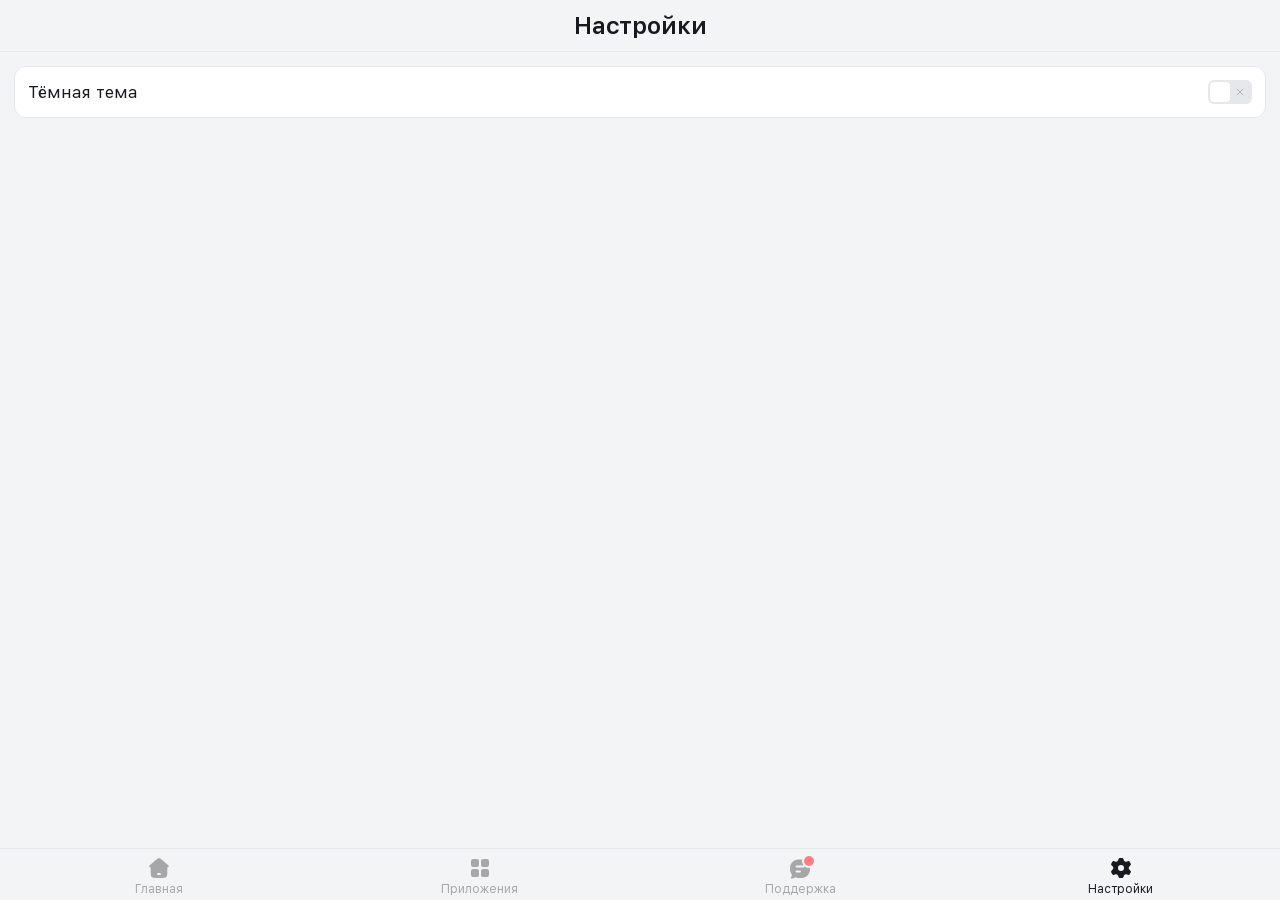
<file: settings.html>
<!DOCTYPE html>
<html lang="ru">
<head>
    <meta charset="UTF-8">
    <meta name="viewport" content="width=device-width, initial-scale=1.0, viewport-fit=cover, interactive-widget=resizes-content">
    <title>Настройки</title>
    <!-- Bootstrap css -->
    <link rel="stylesheet" href="https://cdn.jsdelivr.net/npm/bootstrap@5.3.5/dist/css/bootstrap.min.css">
    <!-- Bootstrap css -->
    <!-- fonts -->
    <link rel="stylesheet" href="./assets/fonts/font.css">
    <!-- fonts -->
    <!-- theme -->
    <script>
        try {
            if (localStorage.getItem("theme") === "dark") document.documentElement.dataset.theme = "dark";
        } catch (error) {}
    </script>
    <!-- theme -->
    <!-- css link -->
    <link rel="stylesheet" href="./assets/scss/style.css">
    <!-- css link -->
</head>
<body>
    <div class="wrapper screen" data-screen>

        <!-- Header -->
        <header class="title">
            <div class="title__row">
                <div class="title__box">
                    <h1 class="title__text">Настройки</h1>
                </div>
            </div>
        </header>
        <!-- Header end -->

        <main class="screen__body">
            <!-- Настройки -->
            <section class="settings">
                <label class="item">
                    <span class="item__row">
                        <input type="checkbox" name="theme" class="item__input" role="switch" data-theme-toggle>
                        <span class="item__name">Тёмная тема</span>
                        <span class="switch"><span class="icon icon--close switch__icon"></span><span class="icon switch__icon switch__icon--on"></span></span>
                    </span>
                </label>
            </section>
            <!-- Настройки end -->
        </main>

        <!-- Footer -->
        <footer class="tabbar">
            <nav class="tabbar__list" aria-label="Основная навигация">
                <a href="./index.html" class="tabbar__link">
                    <span class="icon icon--home"></span>
                    <span>Главная</span>
                </a>
                <a href="#" class="tabbar__link">
                    <span class="icon icon--all"></span>
                    <span>Приложения</span>
                </a>
                <a href="./chat.html#unread" class="tabbar__link is-unread">
                    <span class="icon icon--chat-alt"></span>
                    <span>Поддержка</span>
                </a>
                <a href="./settings.html" class="tabbar__link is-active" aria-current="page">
                    <span class="icon icon--settings-tabbar"></span>
                    <span>Настройки</span>
                </a>
            </nav>
        </footer>
        <!-- Footer end -->

    </div>

    <!-- js file -->
    <script src="./assets/js/main.js" defer></script>
    <!-- js file -->
</body>
</html>
</file>
<file: assets/fonts/font.css>
/* SF Pro Text */

@font-face {
    font-family: "SF Pro Text";
    src: url("./san-francisco-pro-text/SFProText-Light.ttf") format("truetype");
    font-weight: 300;
    font-style: normal;
    font-display: swap;
}

@font-face {
    font-family: "SF Pro Text";
    src: url("./san-francisco-pro-text/SFProText-LightItalic.ttf") format("truetype");
    font-weight: 300;
    font-style: italic;
    font-display: swap;
}

@font-face {
    font-family: "SF Pro Text";
    src: url("./san-francisco-pro-text/SFProText-Regular.ttf") format("truetype");
    font-weight: 400;
    font-style: normal;
    font-display: swap;
}

@font-face {
    font-family: "SF Pro Text";
    src: url("./san-francisco-pro-text/SFProText-RegularItalic.ttf") format("truetype");
    font-weight: 400;
    font-style: italic;
    font-display: swap;
}

@font-face {
    font-family: "SF Pro Text";
    src: url("./san-francisco-pro-text/SFProText-Medium.ttf") format("truetype");
    font-weight: 500;
    font-style: normal;
    font-display: swap;
}

@font-face {
    font-family: "SF Pro Text";
    src: url("./san-francisco-pro-text/SFProText-MediumItalic.ttf") format("truetype");
    font-weight: 500;
    font-style: italic;
    font-display: swap;
}

@font-face {
    font-family: "SF Pro Text";
    src: url("./san-francisco-pro-text/SFProText-Semibold.ttf") format("truetype");
    font-weight: 600;
    font-style: normal;
    font-display: swap;
}

@font-face {
    font-family: "SF Pro Text";
    src: url("./san-francisco-pro-text/SFProText-SemiboldItalic.ttf") format("truetype");
    font-weight: 600;
    font-style: italic;
    font-display: swap;
}

@font-face {
    font-family: "SF Pro Text";
    src: url("./san-francisco-pro-text/SFProText-Bold.ttf") format("truetype");
    font-weight: 700;
    font-style: normal;
    font-display: swap;
}

@font-face {
    font-family: "SF Pro Text";
    src: url("./san-francisco-pro-text/SFProText-BoldItalic.ttf") format("truetype");
    font-weight: 700;
    font-style: italic;
    font-display: swap;
}

@font-face {
    font-family: "SF Pro Text";
    src: url("./san-francisco-pro-text/SFProText-Heavy.ttf") format("truetype");
    font-weight: 800;
    font-style: normal;
    font-display: swap;
}

@font-face {
    font-family: "SF Pro Text";
    src: url("./san-francisco-pro-text/SFProText-HeavyItalic.ttf") format("truetype");
    font-weight: 800;
    font-style: italic;
    font-display: swap;
}

/* SF Pro Text end */

/* SF Pro Display */

@font-face {
    font-family: "SF Pro Display";
    src: url("./san-francisco-pro-display/SF-Pro-Display-Ultralight.otf") format("opentype");
    font-weight: 100;
    font-style: normal;
    font-display: swap;
}

@font-face {
    font-family: "SF Pro Display";
    src: url("./san-francisco-pro-display/SF-Pro-Display-UltralightItalic.otf") format("opentype");
    font-weight: 100;
    font-style: italic;
    font-display: swap;
}

@font-face {
    font-family: "SF Pro Display";
    src: url("./san-francisco-pro-display/SF-Pro-Display-Thin.otf") format("opentype");
    font-weight: 200;
    font-style: normal;
    font-display: swap;
}

@font-face {
    font-family: "SF Pro Display";
    src: url("./san-francisco-pro-display/SF-Pro-Display-ThinItalic.otf") format("opentype");
    font-weight: 200;
    font-style: italic;
    font-display: swap;
}

@font-face {
    font-family: "SF Pro Display";
    src: url("./san-francisco-pro-display/SF-Pro-Display-Light.otf") format("opentype");
    font-weight: 300;
    font-style: normal;
    font-display: swap;
}

@font-face {
    font-family: "SF Pro Display";
    src: url("./san-francisco-pro-display/SF-Pro-Display-LightItalic.otf") format("opentype");
    font-weight: 300;
    font-style: italic;
    font-display: swap;
}

@font-face {
    font-family: "SF Pro Display";
    src: url("./san-francisco-pro-display/SF-Pro-Display-Regular.otf") format("opentype");
    font-weight: 400;
    font-style: normal;
    font-display: swap;
}

@font-face {
    font-family: "SF Pro Display";
    src: url("./san-francisco-pro-display/SF-Pro-Display-RegularItalic.otf") format("opentype");
    font-weight: 400;
    font-style: italic;
    font-display: swap;
}

@font-face {
    font-family: "SF Pro Display";
    src: url("./san-francisco-pro-display/SF-Pro-Display-Medium.otf") format("opentype");
    font-weight: 500;
    font-style: normal;
    font-display: swap;
}

@font-face {
    font-family: "SF Pro Display";
    src: url("./san-francisco-pro-display/SF-Pro-Display-MediumItalic.otf") format("opentype");
    font-weight: 500;
    font-style: italic;
    font-display: swap;
}

@font-face {
    font-family: "SF Pro Display";
    src: url("./san-francisco-pro-display/SF-Pro-Display-Semibold.otf") format("opentype");
    font-weight: 600;
    font-style: normal;
    font-display: swap;
}

@font-face {
    font-family: "SF Pro Display";
    src: url("./san-francisco-pro-display/SF-Pro-Display-SemiboldItalic.otf") format("opentype");
    font-weight: 600;
    font-style: italic;
    font-display: swap;
}

@font-face {
    font-family: "SF Pro Display";
    src: url("./san-francisco-pro-display/SF-Pro-Display-Bold.otf") format("opentype");
    font-weight: 700;
    font-style: normal;
    font-display: swap;
}

@font-face {
    font-family: "SF Pro Display";
    src: url("./san-francisco-pro-display/SF-Pro-Display-BoldItalic.otf") format("opentype");
    font-weight: 700;
    font-style: italic;
    font-display: swap;
}

@font-face {
    font-family: "SF Pro Display";
    src: url("./san-francisco-pro-display/SF-Pro-Display-Heavy.otf") format("opentype");
    font-weight: 800;
    font-style: normal;
    font-display: swap;
}

@font-face {
    font-family: "SF Pro Display";
    src: url("./san-francisco-pro-display/SF-Pro-Display-HeavyItalic.otf") format("opentype");
    font-weight: 800;
    font-style: italic;
    font-display: swap;
}

@font-face {
    font-family: "SF Pro Display";
    src: url("./san-francisco-pro-display/SF-Pro-Display-Black.otf") format("opentype");
    font-weight: 900;
    font-style: normal;
    font-display: swap;
}

@font-face {
    font-family: "SF Pro Display";
    src: url("./san-francisco-pro-display/SF-Pro-Display-BlackItalic.otf") format("opentype");
    font-weight: 900;
    font-style: italic;
    font-display: swap;
}

/* SF Pro Display end */

/* SF Pro */

@font-face {
    font-family: "SF Pro";
    src: url("./sf-pro.ttf") format("truetype");
    font-weight: 1 1000;
    font-style: normal;
    font-display: swap;
}

/* SF Pro end */
</file>
<file: assets/scss/style.css>
* {
  padding: 0;
  margin: 0;
  box-sizing: border-box;
  -webkit-tap-highlight-color: transparent !important;
}

a {
  text-decoration: none;
  color: inherit;
  display: inline-block;
  cursor: pointer;
}

img {
  max-width: 100%;
}

span, label {
  display: inline-block;
}

html {
  scroll-behavior: smooth;
}

input, textarea {
  outline: none;
  border: 0;
  background: transparent;
  font-weight: 400;
}

button, select {
  border: none;
  cursor: pointer;
  background: transparent;
  outline: 0;
  font-weight: 400;
}

address {
  font-style: normal;
}

.wrapper {
  width: 100%;
  overflow: hidden;
  min-height: 100svh;
}

ul, ol, dl {
  list-style: none;
  padding: 0;
  margin: 0;
}

p, h1, h2, h3, h4, h5, h6 {
  padding: 0;
  margin: 0;
  font-weight: 400;
}

input[type=number]::-webkit-inner-spin-button,
input[type=number]::-webkit-outer-spin-button {
  -webkit-appearance: none;
  -moz-appearance: none;
  margin: 0;
}

:root {
  --color-light-bg: #f3f4f6;
  --color-black: #171a21;
  --color-main: #3e8e8a;
  --color-white: #fff;
  --color-divider: #e5e7eb;
  --color-grey: #a7a7a7;
  --color-green: #1ccf25;
  --color-fade: rgba(28, 17, 10, 0.3);
  --color-link: #0040ff;
  --color-main-touch: #2f6f6b;
  --color-red: #ff7e81;
  --color-red-dark: #dd6e70;
  --color-chat-user-bg: #e5f5f4;
  --color-chat-user-border: rgba(107, 168, 164, 0.6);
  --color-reply-bg: #d2efed;
  --color-date-text: #fff;
  --color-loader-bg: rgba(26, 27, 37, 0.8);
  --color-gold: #ffae00;
  --color-touch-dark: #353943;
  --color-violet: #aa75ff;
  --color-violet-touch: #8c57e1;
  --color-apple-blue: #007aff;
  --color-apple-fade: rgba(0, 0, 0, 0.4);
  --color-apple-sheet: rgba(245, 245, 245, 0.7);
  --color-apple-cancel: #fff;
  --color-apple-label: rgba(60, 60, 67, 0.6);
  --color-apple-line: rgba(60, 60, 67, 0.36);
  color-scheme: light;
}
:root[data-theme=dark] {
  --color-light-bg: #0f1115;
  --color-black: #f5f7fa;
  --color-main: #6acbc5;
  --color-white: #20242c;
  --color-divider: #2f3237;
  --color-grey: #8b93a1;
  --color-fade: rgba(96, 96, 96, 0.6);
  --color-red: #ff8f92;
  --color-chat-user-bg: #173331;
  --color-chat-user-border: rgba(79, 141, 136, 0.6);
  --color-reply-bg: #005d57;
  --color-date-text: #f5f7fa;
  --color-loader-bg: rgba(32, 36, 44, 0.8);
  --color-apple-blue: #0a84ff;
  --color-apple-fade: rgba(96, 96, 96, 0.6);
  --color-apple-sheet: rgba(24, 24, 24, 0.7);
  --color-apple-cancel: #1c1c1e;
  --color-apple-label: rgba(235, 235, 245, 0.6);
  --color-apple-line: rgba(84, 84, 88, 0.65);
  color-scheme: dark;
}

body {
  font-family: "SF Pro Text", sans-serif;
  font-weight: 400;
  font-size: 17px;
  line-height: 22px;
  color: var(--color-black);
  background: var(--color-light-bg);
  -webkit-text-size-adjust: 100%;
}

button, input, textarea {
  font: inherit;
  color: inherit;
}

img {
  display: block;
}

button:focus-visible, a:focus-visible {
  outline: 2px solid var(--color-main);
  outline-offset: 2px;
}

.screen {
  position: relative;
  height: var(--app-height, 100dvh);
  min-height: 0;
  display: flex;
  flex-direction: column;
}
.screen__body {
  position: relative;
  min-height: 0;
  flex: 1 1 auto;
}

.icon {
  width: 24px;
  height: 24px;
  display: block;
  flex-shrink: 0;
  background: currentColor;
}
.icon--large {
  width: 32px;
  height: 32px;
}
.icon--main {
  color: var(--color-main);
}
.icon--grey {
  color: var(--color-grey);
}
.icon--gold {
  color: var(--color-gold);
}
.icon--home {
  -webkit-mask: url("../images/icon-home.svg") center/contain no-repeat;
  mask: url("../images/icon-home.svg") center/contain no-repeat;
}
.icon--internet {
  -webkit-mask: url("../images/icon-internet.svg") center/contain no-repeat;
  mask: url("../images/icon-internet.svg") center/contain no-repeat;
}
.icon--time {
  -webkit-mask: url("../images/icon-time.svg") center/contain no-repeat;
  mask: url("../images/icon-time.svg") center/contain no-repeat;
}
.icon--chat {
  -webkit-mask: url("../images/icon-chat.svg") center/contain no-repeat;
  mask: url("../images/icon-chat.svg") center/contain no-repeat;
}
.icon--chat-alt {
  -webkit-mask: url("../images/icon-chat-alt.svg") center/contain no-repeat;
  mask: url("../images/icon-chat-alt.svg") center/contain no-repeat;
}
.icon--arrow-right {
  -webkit-mask: url("../images/icon-arrow-right.svg") center/contain no-repeat;
  mask: url("../images/icon-arrow-right.svg") center/contain no-repeat;
}
.icon--arrow-down {
  -webkit-mask: url("../images/icon-arrow-down.svg") center/contain no-repeat;
  mask: url("../images/icon-arrow-down.svg") center/contain no-repeat;
}
.icon--arrow-left {
  -webkit-mask: url("../images/icon-arrow-left.svg") center/contain no-repeat;
  mask: url("../images/icon-arrow-left.svg") center/contain no-repeat;
}
.icon--settings {
  -webkit-mask: url("../images/icon-settings.svg") center/contain no-repeat;
  mask: url("../images/icon-settings.svg") center/contain no-repeat;
}
.icon--phone {
  -webkit-mask: url("../images/icon-phone.svg") center/contain no-repeat;
  mask: url("../images/icon-phone.svg") center/contain no-repeat;
}
.icon--tablet {
  -webkit-mask: url("../images/icon-tablet.svg") center/contain no-repeat;
  mask: url("../images/icon-tablet.svg") center/contain no-repeat;
}
.icon--pc {
  -webkit-mask: url("../images/icon-pc.svg") center/contain no-repeat;
  mask: url("../images/icon-pc.svg") center/contain no-repeat;
}
.icon--tv {
  -webkit-mask: url("../images/icon-tv.svg") center/contain no-repeat;
  mask: url("../images/icon-tv.svg") center/contain no-repeat;
}
.icon--star {
  -webkit-mask: url("../images/icon-star.svg") center/contain no-repeat;
  mask: url("../images/icon-star.svg") center/contain no-repeat;
}
.icon--profile {
  -webkit-mask: url("../images/icon-profile.svg") center/contain no-repeat;
  mask: url("../images/icon-profile.svg") center/contain no-repeat;
}
.icon--referal {
  -webkit-mask: url("../images/icon-referal.svg") center/contain no-repeat;
  mask: url("../images/icon-referal.svg") center/contain no-repeat;
}
.icon--advanced {
  -webkit-mask: url("../images/icon-advanced.svg") center/contain no-repeat;
  mask: url("../images/icon-advanced.svg") center/contain no-repeat;
}
.icon--referal-alt {
  -webkit-mask: url("../images/icon-referal-alt.svg") center/contain no-repeat;
  mask: url("../images/icon-referal-alt.svg") center/contain no-repeat;
}
.icon--sun {
  -webkit-mask: url("../images/icon-sun.svg") center/contain no-repeat;
  mask: url("../images/icon-sun.svg") center/contain no-repeat;
}
.icon--video {
  -webkit-mask: url("../images/icon-video.svg") center/contain no-repeat;
  mask: url("../images/icon-video.svg") center/contain no-repeat;
}
.icon--message {
  -webkit-mask: url("../images/icon-message.svg") center/contain no-repeat;
  mask: url("../images/icon-message.svg") center/contain no-repeat;
}
.icon--all {
  -webkit-mask: url("../images/icon-all.svg") center/contain no-repeat;
  mask: url("../images/icon-all.svg") center/contain no-repeat;
}
.icon--fire {
  -webkit-mask: url("../images/icon-fire.svg") center/contain no-repeat;
  mask: url("../images/icon-fire.svg") center/contain no-repeat;
}
.icon--shield {
  -webkit-mask: url("../images/icon-shield.svg") center/contain no-repeat;
  mask: url("../images/icon-shield.svg") center/contain no-repeat;
}
.icon--shield-check {
  -webkit-mask: url("../images/icon-shield-check.svg") center/contain no-repeat;
  mask: url("../images/icon-shield-check.svg") center/contain no-repeat;
}
.icon--kid {
  -webkit-mask: url("../images/icon-kid.svg") center/contain no-repeat;
  mask: url("../images/icon-kid.svg") center/contain no-repeat;
}
.icon--speed {
  -webkit-mask: url("../images/icon-speed.svg") center/contain no-repeat;
  mask: url("../images/icon-speed.svg") center/contain no-repeat;
}
.icon--checkmark {
  -webkit-mask: url("../images/icon-checkmark.svg") center/contain no-repeat;
  mask: url("../images/icon-checkmark.svg") center/contain no-repeat;
}
.icon--close {
  -webkit-mask: url("../images/icon-close.svg") center/contain no-repeat;
  mask: url("../images/icon-close.svg") center/contain no-repeat;
}
.icon--close-circle {
  -webkit-mask: url("../images/icon-close-circle.svg") center/contain no-repeat;
  mask: url("../images/icon-close-circle.svg") center/contain no-repeat;
}
.icon--mail {
  -webkit-mask: url("../images/icon-mail.svg") center/contain no-repeat;
  mask: url("../images/icon-mail.svg") center/contain no-repeat;
}
.icon--apple {
  -webkit-mask: url("../images/icon-apple.svg") center/contain no-repeat;
  mask: url("../images/icon-apple.svg") center/contain no-repeat;
}
.icon--android {
  -webkit-mask: url("../images/icon-android.svg") center/contain no-repeat;
  mask: url("../images/icon-android.svg") center/contain no-repeat;
}
.icon--windows {
  -webkit-mask: url("../images/icon-windows.svg") center/contain no-repeat;
  mask: url("../images/icon-windows.svg") center/contain no-repeat;
}
.icon--linux {
  -webkit-mask: url("../images/icon-linux.svg") center/contain no-repeat;
  mask: url("../images/icon-linux.svg") center/contain no-repeat;
}
.icon--search {
  -webkit-mask: url("../images/icon-search.svg") center/contain no-repeat;
  mask: url("../images/icon-search.svg") center/contain no-repeat;
}
.icon--sort {
  -webkit-mask: url("../images/icon-sort.svg") center/contain no-repeat;
  mask: url("../images/icon-sort.svg") center/contain no-repeat;
}
.icon--update {
  -webkit-mask: url("../images/icon-update.svg") center/contain no-repeat;
  mask: url("../images/icon-update.svg") center/contain no-repeat;
}
.icon--error {
  -webkit-mask: url("../images/icon-error.svg") center/contain no-repeat;
  mask: url("../images/icon-error.svg") center/contain no-repeat;
}
.icon--info {
  -webkit-mask: url("../images/icon-info.svg") center/contain no-repeat;
  mask: url("../images/icon-info.svg") center/contain no-repeat;
}
.icon--emoji {
  -webkit-mask: url("../images/icon-emoji.svg") center/contain no-repeat;
  mask: url("../images/icon-emoji.svg") center/contain no-repeat;
}
.icon--keyboard {
  -webkit-mask: url("../images/icon-keyboard.svg") center/contain no-repeat;
  mask: url("../images/icon-keyboard.svg") center/contain no-repeat;
}
.icon--clip {
  -webkit-mask: url("../images/icon-clip.svg") center/contain no-repeat;
  mask: url("../images/icon-clip.svg") center/contain no-repeat;
}
.icon--send {
  -webkit-mask: url("../images/icon-send.svg") center/contain no-repeat;
  mask: url("../images/icon-send.svg") center/contain no-repeat;
}
.icon--reply {
  -webkit-mask: url("../images/icon-reply.svg") center/contain no-repeat;
  mask: url("../images/icon-reply.svg") center/contain no-repeat;
}
.icon--copy {
  -webkit-mask: url("../images/icon-copy.svg") center/contain no-repeat;
  mask: url("../images/icon-copy.svg") center/contain no-repeat;
}
.icon--bin {
  -webkit-mask: url("../images/icon-bin.svg") center/contain no-repeat;
  mask: url("../images/icon-bin.svg") center/contain no-repeat;
}
.icon--repeat {
  -webkit-mask: url("../images/icon-repeat.svg") center/contain no-repeat;
  mask: url("../images/icon-repeat.svg") center/contain no-repeat;
}
.icon--filter {
  -webkit-mask: url("../images/icon-filter.svg") center/contain no-repeat;
  mask: url("../images/icon-filter.svg") center/contain no-repeat;
}
.icon--gallery {
  -webkit-mask: url("../images/icon-gallery.svg") center/contain no-repeat;
  mask: url("../images/icon-gallery.svg") center/contain no-repeat;
}
.icon--lighning-off {
  -webkit-mask: url("../images/icon-lighning-off.svg") center/contain no-repeat;
  mask: url("../images/icon-lighning-off.svg") center/contain no-repeat;
}
.icon--lighning-on {
  -webkit-mask: url("../images/icon-lighning-on.svg") center/contain no-repeat;
  mask: url("../images/icon-lighning-on.svg") center/contain no-repeat;
}
.icon--camera {
  -webkit-mask: url("../images/icon-camera.svg") center/contain no-repeat;
  mask: url("../images/icon-camera.svg") center/contain no-repeat;
}
.icon--torrent {
  -webkit-mask: url("../images/icon-torrent.svg") center/contain no-repeat;
  mask: url("../images/icon-torrent.svg") center/contain no-repeat;
}
.icon--connection {
  -webkit-mask: url("../images/icon-connection.svg") center/contain no-repeat;
  mask: url("../images/icon-connection.svg") center/contain no-repeat;
}
.icon--telegram {
  -webkit-mask: url("../images/icon-telegram.svg") center/contain no-repeat;
  mask: url("../images/icon-telegram.svg") center/contain no-repeat;
}
.icon--present {
  -webkit-mask: url("../images/icon-present.svg") center/contain no-repeat;
  mask: url("../images/icon-present.svg") center/contain no-repeat;
}
.icon--settings-tabbar {
  -webkit-mask: url("../images/icon-settings-tabbar.svg") center/contain no-repeat;
  mask: url("../images/icon-settings-tabbar.svg") center/contain no-repeat;
}
.icon--copy-large {
  -webkit-mask: url("../images/icon-copy-large.svg") center/contain no-repeat;
  mask: url("../images/icon-copy-large.svg") center/contain no-repeat;
}
.icon--present-large {
  -webkit-mask: url("../images/icon-present-large.svg") center/contain no-repeat;
  mask: url("../images/icon-present-large.svg") center/contain no-repeat;
}
.icon--star-large {
  -webkit-mask: url("../images/icon-star-large.svg") center/contain no-repeat;
  mask: url("../images/icon-star-large.svg") center/contain no-repeat;
}

.logo {
  width: 46px;
  height: 40px;
  flex-shrink: 0;
  background: var(--color-main);
  -webkit-mask: url("../images/logo.svg") center/contain no-repeat;
  mask: url("../images/logo.svg") center/contain no-repeat;
}
.logo--mail {
  -webkit-mask: url("../images/logo-mail.svg") center/contain no-repeat;
  mask: url("../images/logo-mail.svg") center/contain no-repeat;
}
.logo--accept {
  -webkit-mask: url("../images/logo-accept.svg") center/contain no-repeat;
  mask: url("../images/logo-accept.svg") center/contain no-repeat;
}

.title {
  position: relative;
  z-index: 5;
  padding-top: env(safe-area-inset-top);
  flex-shrink: 0;
  background: var(--color-light-bg);
  border-bottom: 1px solid var(--color-divider);
}
.title__row {
  height: 52px;
  margin-bottom: -1px;
  display: flex;
  align-items: center;
  gap: 8px;
}
.title__btn {
  width: 52px;
  height: 52px;
  display: flex;
  align-items: center;
  justify-content: center;
  flex-shrink: 0;
  color: var(--color-black);
  transition: opacity 0.2s ease-out;
}
.title__btn:active {
  opacity: 0.5;
}
.title__btn.is-hidden {
  visibility: hidden;
  opacity: 0;
}
.title__box {
  min-width: 0;
  flex: 1 1 auto;
  text-align: center;
}
.title__text {
  font-family: "SF Pro Text", sans-serif;
  font-weight: 600;
  font-size: 24px;
  line-height: 24px;
  color: var(--color-black);
  overflow: hidden;
  white-space: nowrap;
  text-overflow: ellipsis;
}
.title__text--loading {
  display: flex;
  justify-content: center;
  gap: 8px;
  padding-left: 32px;
}
.title__status {
  margin-top: 4px;
  display: flex;
  align-items: center;
  justify-content: center;
  gap: 4px;
  font-size: 12px;
  line-height: 12px;
  color: var(--color-grey);
}
.title__status[hidden] {
  display: none;
}
.title__tabs {
  padding: 0 14px 8px;
}
.title--modal {
  background: transparent;
  border-bottom: 0;
}
.title--modal .title__btn {
  color: var(--color-grey);
}
.title--photo {
  position: absolute;
  top: 0;
  left: 0;
  width: 100%;
  padding-top: max(env(safe-area-inset-top), 0px);
  background: rgba(0, 0, 0, 0.4);
  border-bottom: 0;
}
.title--photo .title__btn, .title--photo .title__text {
  color: #fff;
}

.tabbar {
  position: relative;
  z-index: 5;
  padding-bottom: env(safe-area-inset-bottom);
  flex-shrink: 0;
  background: var(--color-light-bg);
  border-top: 1px solid var(--color-divider);
}
.tabbar__list {
  height: 51px;
  padding: 7px 0 4px;
  display: grid;
  grid-template-columns: repeat(4, 1fr);
  gap: 2px;
}
.tabbar__link {
  position: relative;
  width: 100%;
  display: flex;
  flex-direction: column;
  align-items: center;
  gap: 2px;
  font-family: "SF Pro Text", sans-serif;
  font-weight: 400;
  font-size: 12px;
  line-height: 14px;
  color: var(--color-grey);
  transition: color 0.25s;
}
.tabbar__link:hover, .tabbar__link.is-active {
  color: var(--color-black);
}
.tabbar__link.is-unread::after {
  content: "";
  position: absolute;
  top: -2px;
  left: calc(50% + 2px);
  width: 14px;
  height: 14px;
  background: var(--color-red);
  border: 2px solid var(--color-light-bg);
  border-radius: 50%;
}

.button {
  width: 100%;
  height: 52px;
  padding: 0 14px;
  display: flex;
  align-items: center;
  justify-content: center;
  font-family: "SF Pro Text", sans-serif;
  font-weight: 400;
  font-size: 17px;
  line-height: 22px;
  color: var(--color-white);
  background: var(--color-main);
  border-radius: 12px;
  transition: background 0.25s;
}
.button:hover {
  color: var(--color-white);
}
.button:active, .button.is-touch {
  color: var(--color-white);
  background: var(--color-main-touch);
}
.button:disabled {
  color: var(--color-grey);
  background: var(--color-divider);
  cursor: default;
}
.button--white {
  color: var(--color-black);
  background: var(--color-white);
}
.button--white:hover {
  color: var(--color-black);
}
.button--white:active, .button--white.is-touch {
  color: var(--color-black);
  background: var(--color-divider);
}
.button--icon {
  width: 111.33px;
  color: var(--color-black);
  background: var(--color-white);
  box-shadow: inset 0 0 0 1px var(--color-divider);
}
.button--icon:hover {
  color: var(--color-black);
}
.button--icon:active, .button--icon.is-touch {
  color: var(--color-black);
  background: var(--color-divider);
}
.button--cta {
  height: 24px;
  font-family: "SF Pro Text", sans-serif;
  font-weight: 500;
  font-size: 13px;
  line-height: 24px;
  color: #171a21;
  background: #fff;
  border-radius: 4px;
}
.button--cta:hover, .button--cta:active {
  color: #171a21;
  background: #fff;
}

.pill {
  min-width: 20px;
  height: 20px;
  padding: 0 4px;
  display: flex;
  align-items: center;
  justify-content: center;
  font-family: "SF Pro Text", sans-serif;
  font-weight: 400;
  font-size: 12px;
  line-height: 14px;
  color: var(--color-white);
  background: var(--color-red);
  border-radius: 1000px;
}
.pill[hidden] {
  display: none;
}
.pill--label {
  height: 22px;
  padding: 0 6px;
  font-family: "SF Pro Text", sans-serif;
  font-weight: 400;
  font-size: 15px;
  line-height: 22px;
  background: var(--color-main);
}

.fab {
  position: relative;
  width: 52px;
  height: 52px;
  display: flex;
  align-items: center;
  justify-content: center;
  color: var(--color-white);
  background: var(--color-main);
  border-radius: 50%;
  transition: background 0.25s;
}
.fab:active {
  background: var(--color-main-touch);
}
.fab__pill {
  position: absolute;
  top: 0;
  right: 0;
}
.fab--white {
  color: var(--color-grey);
  background: var(--color-white);
  box-shadow: inset 0 0 0 1px var(--color-divider);
}
.fab--white:active {
  background: var(--color-divider);
}

.power {
  width: 150px;
  height: 150px;
  display: flex;
  align-items: center;
  justify-content: center;
  color: var(--color-main);
  background: var(--color-white);
  border-radius: 50%;
  box-shadow: inset 0 0 0 1px var(--color-divider);
  transition: background 0.25s, color 0.25s;
}
.power:active, .power.is-touch {
  background: var(--color-divider);
}
.power.is-active {
  color: var(--color-white);
  background: var(--color-main);
  box-shadow: none;
}
.power.is-active:active, .power.is-active.is-touch {
  background: var(--color-main-touch);
}
.power__icon {
  width: 54px;
  height: 54px;
  background: currentColor;
  -webkit-mask: url("../images/icon-power.svg") center/contain no-repeat;
  mask: url("../images/icon-power.svg") center/contain no-repeat;
}
.power__icon--wait {
  -webkit-mask: url("../images/icon-hourglass.svg") center/contain no-repeat;
  mask: url("../images/icon-hourglass.svg") center/contain no-repeat;
}

.radio {
  position: relative;
  width: 24px;
  height: 24px;
  flex-shrink: 0;
}
.radio::before {
  content: "";
  position: absolute;
  inset: 2px;
  border: 2px solid var(--color-main);
  border-radius: 50%;
  opacity: 0.5;
  transition: opacity 0.25s;
}
.radio::after {
  content: "";
  position: absolute;
  inset: 0;
  background: var(--color-white);
  opacity: 0;
  -webkit-mask: url("../images/icon-check.svg") center/contain no-repeat;
  mask: url("../images/icon-check.svg") center/contain no-repeat;
  transition: opacity 0.25s;
}
.radio.is-active::before, .is-active > * > .radio::before, input:checked ~ .radio::before {
  background: var(--color-main);
  opacity: 1;
}
.radio.is-active::after, .is-active > * > .radio::after, input:checked ~ .radio::after {
  opacity: 1;
}
.radio--check::before {
  border-radius: 6px;
}

.switch {
  position: relative;
  width: 44px;
  height: 24px;
  flex-shrink: 0;
  overflow: hidden;
  background: var(--color-divider);
  border-radius: 6px;
  transition: background 0.25s;
}
.switch__icon {
  position: absolute;
  top: 0;
  left: 20px;
  color: var(--color-grey);
  -webkit-mask-size: 10px;
  mask-size: 10px;
}
.switch__icon--on {
  left: 0;
  color: var(--color-white);
  background: currentColor;
  -webkit-mask: url("../images/icon-check.svg") center/contain no-repeat;
  mask: url("../images/icon-check.svg") center/contain no-repeat;
}
.switch::after {
  content: "";
  position: absolute;
  top: 2px;
  left: 2px;
  width: 20px;
  height: 20px;
  background: var(--color-white);
  border-radius: 4px;
  transition: transform 0.25s;
}
input:checked ~ .switch {
  background: var(--color-green);
}
input:checked ~ .switch::after {
  transform: translateX(20px);
}

.item {
  width: 100%;
  padding: 14px;
  display: flex;
  flex-direction: column;
  gap: 8px;
  text-align: left;
  color: var(--color-black);
  background: var(--color-white);
  border-radius: 12px;
  cursor: pointer;
  box-shadow: inset 0 0 0 1px var(--color-divider);
  transition: background 0.25s;
}
.item:active, .item.is-touch {
  background: var(--color-divider);
}
.item.is-active, .item:not(.item--plain):has(input[type=radio]:checked) {
  box-shadow: inset 0 0 0 1px var(--color-main);
}
.item.is-disabled {
  opacity: 0.4;
  pointer-events: none;
}
.item__row {
  width: 100%;
  min-height: 24px;
  display: flex;
  align-items: center;
  gap: 8px;
}
.item__name {
  min-width: 0;
  flex: 1 1 auto;
  font-family: "SF Pro Text", sans-serif;
  font-weight: 400;
  font-size: 17px;
  line-height: 22px;
}
.item__name--semi {
  font-family: "SF Pro Text", sans-serif;
  font-weight: 600;
  font-size: 17px;
  line-height: 22px;
}
.item__flag {
  width: 20px;
  font-size: 20px;
  line-height: 24px;
  flex-shrink: 0;
}
.item__text {
  font-family: "SF Pro Text", sans-serif;
  font-weight: 400;
  font-size: 17px;
  line-height: 22px;
  color: var(--color-grey);
}
.item__link {
  font-family: "SF Pro Text", sans-serif;
  font-weight: 400;
  font-size: 15px;
  line-height: 22px;
  color: var(--color-link);
}
.item__price {
  font-family: "SF Pro Text", sans-serif;
  font-weight: 600;
  font-size: 17px;
  line-height: 22px;
  font-size: 20px;
  line-height: 24px;
}
.item__period {
  font-family: "SF Pro Text", sans-serif;
  font-weight: 400;
  font-size: 17px;
  line-height: 22px;
  color: var(--color-grey);
}
.item__input {
  position: absolute;
  opacity: 0;
  pointer-events: none;
}
.item__input:focus-visible ~ .radio, .item__input:focus-visible ~ .switch {
  outline: 2px solid var(--color-main);
}

.list {
  overflow: hidden;
  border-radius: 12px;
  border: 1px solid var(--color-divider);
}
.list-item {
  position: relative;
  width: 100%;
  padding: 14px 14px 15px;
  display: flex;
  flex-direction: column;
  gap: 8px;
  background: var(--color-white);
  cursor: pointer;
  transition: background 0.25s;
}
.list-item::after {
  content: "";
  position: absolute;
  right: 14px;
  bottom: 0;
  left: 14px;
  height: 1px;
  background: var(--color-divider);
}
.list-item:last-child::after {
  opacity: 0;
}
.list-item:active, .list-item.is-touch {
  background: var(--color-divider);
}
.list-item__icon {
  color: var(--color-grey);
  transition: color 0.25s;
}
input:checked ~ .list-item__icon {
  color: var(--color-main);
}
.list--alone {
  border: 0;
  border-radius: 0;
}

.server {
  width: 100%;
  padding: 14px;
  display: flex;
  align-items: center;
  gap: 8px;
  flex-shrink: 0;
  font-family: "SF Pro Text", sans-serif;
  font-weight: 400;
  font-size: 17px;
  line-height: 22px;
  text-align: left;
  color: var(--color-black);
  background: var(--color-light-bg);
  border-top: 1px solid var(--color-divider);
  transition: background 0.25s;
}
.server:hover {
  color: var(--color-black);
}
.server:active, .server.is-touch {
  background: var(--color-divider);
}
.server__flag {
  width: 20px;
  font-size: 20px;
  line-height: 24px;
}
.server__name {
  flex: 1 1 auto;
}

.field {
  width: 100%;
  height: 52px;
  padding: 0 14px;
  display: flex;
  align-items: center;
  gap: 8px;
  background: var(--color-white);
  border-radius: 12px;
  box-shadow: inset 0 0 0 1px var(--color-divider);
  transition: background 0.25s;
}
.field:active, .field.is-touch {
  background: var(--color-divider);
}
.field__input {
  min-width: 0;
  flex: 1 1 auto;
  font-family: "SF Pro Text", sans-serif;
  font-weight: 400;
  font-size: 17px;
  line-height: 22px;
  color: var(--color-black);
  caret-color: var(--color-main);
}
.field__input::placeholder {
  color: var(--color-grey);
  opacity: 1;
}
.field__clear {
  width: 24px;
  height: 24px;
  overflow: hidden;
  flex-shrink: 0;
  color: var(--color-grey);
}
.field__clear .icon {
  transform: translateY(-24px);
  transition: transform 0.2s ease-out;
}
.field__input:focus:not(:placeholder-shown) ~ .field__clear .icon {
  transform: none;
}

.tabs {
  position: relative;
  height: 38px;
  padding: 2px;
  display: grid;
  grid-template-columns: 1fr 1fr;
  background: var(--color-divider);
  border-radius: 12px;
}
.tabs::before {
  content: "";
  position: absolute;
  top: 2px;
  bottom: 2px;
  left: 2px;
  width: calc(50% + 3px);
  background: var(--color-white);
  border-radius: 10px;
  transition: transform 0.25s;
}
.tabs.is-right::before {
  transform: translateX(calc(100% - 10px));
}
.tabs__btn {
  position: relative;
  z-index: 1;
  padding: 0;
  font-family: "SF Pro Text", sans-serif;
  font-weight: 400;
  font-size: 17px;
  line-height: 22px;
  color: var(--color-black);
}
.tabs__count {
  color: var(--color-grey);
}

.notice {
  width: 100%;
  padding: 14px 12px;
  display: flex;
  align-items: center;
  gap: 8px;
  color: var(--color-white);
  background: var(--color-red);
  border-radius: 12px;
  box-shadow: inset 0 0 0 1px var(--color-red-dark);
}
.notice__text {
  flex: 1 1 auto;
}
.notice__btn {
  padding: 0;
  color: inherit;
}
.notice--dark {
  background: var(--color-black);
  box-shadow: none;
}

.device {
  padding: 14px;
  display: flex;
  flex-direction: column;
  gap: 8px;
  background: var(--color-white);
  border-radius: 12px;
  box-shadow: inset 0 0 0 1px var(--color-divider);
}
.device__head {
  height: 24px;
  display: flex;
  align-items: center;
  gap: 8px;
  color: var(--color-grey);
}
.device__id {
  min-width: 0;
  flex: 1 1 auto;
  overflow-wrap: anywhere;
}
.device__btn {
  padding: 0;
  color: var(--color-grey);
}

.share {
  width: 80px;
  display: flex;
  flex-direction: column;
  align-items: center;
  gap: 4px;
  padding: 0;
  font-family: "SF Pro Text", sans-serif;
  font-weight: 400;
  font-size: 12px;
  line-height: 14px;
  color: var(--color-black);
}
.share__icon {
  width: 52px;
  height: 52px;
  display: flex;
  align-items: center;
  justify-content: center;
  overflow: hidden;
  color: var(--color-grey);
  background: var(--color-divider);
  border-radius: 12px;
}
.share-info {
  padding: 14px;
  text-align: center;
  background: rgba(170, 117, 255, 0.2);
  border-radius: 12px;
}
.share-info__value {
  font-family: "SF Pro Text", sans-serif;
  font-weight: 600;
  font-size: 17px;
  line-height: 22px;
  color: var(--color-violet);
}
.share-info__text {
  margin-top: 4px;
  font-family: "SF Pro Text", sans-serif;
  font-weight: 400;
  font-size: 12px;
  line-height: 14px;
}

.referal {
  padding: 14px;
  display: flex;
  flex-direction: column;
  gap: 14px;
  color: #fff;
  background: var(--color-violet);
  border-radius: 12px;
  transition: background 0.25s;
}
.referal:active, .referal.is-touch {
  background: var(--color-violet-touch);
}
.referal__row {
  display: flex;
  align-items: center;
  gap: 8px;
}
.referal__text strong {
  font-weight: 600;
}

.dots {
  width: 24px;
  height: 24px;
  display: flex;
  align-items: center;
  justify-content: space-between;
  flex-shrink: 0;
  padding: 0 1px;
  color: var(--color-main);
}
.dots__item {
  width: 6px;
  height: 6px;
  background: currentColor;
  border-radius: 50%;
  animation: dots 1s infinite ease-in-out;
}
.dots__item:nth-child(2) {
  animation-delay: 0.15s;
}
.dots__item:nth-child(3) {
  animation-delay: 0.3s;
}
.dots--large {
  width: 32px;
  height: 32px;
}
.dots--large .dots__item {
  width: 8px;
  height: 8px;
}
.dots--typing {
  width: 18px;
  height: 12px;
  padding: 0 1px;
  color: var(--color-grey);
}
.dots--typing .dots__item {
  width: 5px;
  height: 5px;
}

@keyframes dots {
  0%, 60%, 100% {
    transform: scale(0.6);
  }
  30% {
    transform: scale(1);
  }
}
@keyframes rotate {
  to {
    transform: rotate(360deg);
  }
}
.loader {
  position: relative;
  width: 40px;
  height: 40px;
  display: flex;
  align-items: center;
  justify-content: center;
  padding: 0;
  color: var(--color-date-text);
  background: var(--color-loader-bg);
  border-radius: 50%;
}
.loader::before {
  content: "";
  position: absolute;
  inset: 0;
  background: currentColor;
  -webkit-mask: url("../images/loader-arc.svg") center/contain no-repeat;
  mask: url("../images/loader-arc.svg") center/contain no-repeat;
  animation: rotate 1s linear infinite;
}
.loader--download::before {
  -webkit-mask: url("../images/loader-download.svg") center/contain no-repeat;
  mask: url("../images/loader-download.svg") center/contain no-repeat;
  animation: none;
}
.loader--download .icon {
  display: none;
}
.loader--camera {
  width: 56px;
  height: 56px;
  background: none;
}
.loader--camera::before {
  -webkit-mask: url("../images/loader-camera.svg") center/contain no-repeat;
  mask: url("../images/loader-camera.svg") center/contain no-repeat;
}

.receipt {
  position: relative;
  width: 16px;
  height: 16px;
  flex-shrink: 0;
}
.receipt::before {
  content: "";
  position: absolute;
  inset: 0;
  background: var(--color-black);
  -webkit-mask: url("../images/mark-two.svg") center/contain no-repeat;
  mask: url("../images/mark-two.svg") center/contain no-repeat;
}
.receipt--one::before {
  -webkit-mask: url("../images/mark-one.svg") center/contain no-repeat;
  mask: url("../images/mark-one.svg") center/contain no-repeat;
}
.receipt--loading::before {
  -webkit-mask: url("../images/mark-loading.svg") center/contain no-repeat;
  mask: url("../images/mark-loading.svg") center/contain no-repeat;
  animation: rotate 2s linear infinite;
}
.receipt--error::before {
  inset: 2px;
  -webkit-mask: none;
  mask: none;
  background: var(--color-red);
  border-radius: 50%;
}
.receipt--error::after {
  content: "";
  position: absolute;
  inset: 0;
  background: var(--color-white);
  -webkit-mask: url("../images/mark-error.svg") center/contain no-repeat;
  mask: url("../images/mark-error.svg") center/contain no-repeat;
}

.date {
  padding: 2px 6px;
  font-family: "SF Pro Text", sans-serif;
  font-weight: 400;
  font-size: 12px;
  line-height: 14px;
  color: var(--color-date-text);
  background: rgba(107, 168, 164, 0.6);
  border-radius: 100px;
}

.event {
  width: 100%;
  display: flex;
  align-items: center;
  justify-content: center;
  gap: 14px;
  font-family: "SF Pro Text", sans-serif;
  font-weight: 400;
  font-size: 15px;
  line-height: 22px;
  text-align: center;
  color: var(--color-main);
}
.event--line::before, .event--line::after {
  content: "";
  height: 1px;
  flex: 1 1 0;
  background: var(--color-main);
}

.message {
  max-width: 338px;
  padding: 10px 14px;
  display: flex;
  flex-wrap: wrap;
  align-items: flex-end;
  column-gap: 6px;
  text-align: left;
  color: var(--color-black);
  background: var(--color-white);
  border-radius: 22px 22px 22px 0;
  cursor: pointer;
  box-shadow: inset 0 0 0 0.5px var(--color-divider);
}
.message:focus-visible {
  outline: 2px solid var(--color-main);
}
.message__text {
  min-width: 0;
  overflow-wrap: anywhere;
  white-space: pre-line;
  font-family: "SF Pro Text", sans-serif;
  font-weight: 400;
  font-size: 17px;
  line-height: 22px;
}
.message__text--rich {
  width: 100%;
  white-space: normal;
}
.message__list {
  padding-left: 25px;
  list-style: decimal;
}
.message__time {
  margin-left: auto;
  display: flex;
  align-items: center;
  gap: 4px;
  flex-shrink: 0;
  font-family: "SF Pro Text", sans-serif;
  font-weight: 400;
  font-size: 12px;
  line-height: 14px;
  color: var(--color-grey);
}
.message__reply {
  width: 100%;
  min-height: 52px;
  margin-bottom: 10px;
  padding: 4px 10px;
  display: block;
  font-family: "SF Pro Text", sans-serif;
  font-weight: 400;
  font-size: 15px;
  line-height: 22px;
  background: var(--color-reply-bg);
  border-left: 2px solid var(--color-main);
  border-radius: 8px;
}
.message__quote {
  display: -webkit-box;
  overflow: hidden;
  -webkit-line-clamp: 2;
  -webkit-box-orient: vertical;
}
.message__label {
  display: block;
  font-family: "SF Pro Text", sans-serif;
  font-weight: 400;
  font-size: 15px;
  line-height: 22px;
  font-weight: 600;
  color: var(--color-main);
}
.message__label:not([hidden]) + .message__quote {
  -webkit-line-clamp: 1;
}
.message__reply[hidden], .message__label[hidden], .message__text[hidden] {
  display: none;
}
.message--reply, .message--info {
  display: block;
}
.message--reply .message__time, .message--info .message__time {
  min-height: 16px;
  justify-content: flex-end;
}
.message--user {
  background: var(--color-chat-user-bg);
  border-radius: 22px 22px 0 22px;
  box-shadow: inset 0 0 0 0.5px var(--color-chat-user-border);
}
.message--support + .message--support, .message--support.message--next {
  border-radius: 0 22px 22px 0;
}
.message--user + .message--user, .message--user.message--next {
  border-radius: 22px 0 0 22px;
}
.message--emoji, .message--user.message--emoji {
  width: 90px;
  padding: 0;
  display: block;
  background: none;
  border-radius: 0;
  box-shadow: none;
}
.message--emoji .message__text {
  width: 90px;
  height: 90px;
  display: block;
  overflow: visible;
  font-family: "SF Pro", sans-serif;
  font-size: 80px;
  line-height: 90px;
  text-align: center;
  white-space: nowrap;
}
.message--emoji .message__time {
  width: 60px;
  height: 16px;
  margin: 0 10px 0 20px;
  padding: 0 4px;
  color: var(--color-black);
  background: var(--color-chat-user-bg);
  border-radius: 100px;
}
.message--user.message--reply, .message--user + .message--user.message--reply {
  border-radius: 22px 22px 0 22px;
}
.message--info {
  max-width: 281px;
}
.message--info .message__block {
  width: 100%;
  margin-bottom: 10px;
}
.message--info .message__block:last-of-type {
  margin-bottom: 0;
}
.message--support.message--reply {
  border-radius: 22px 22px 22px 0;
}
.message strong {
  font-weight: 600;
}
.message-group {
  width: 100%;
  display: flex;
  flex-direction: column;
  align-items: flex-start;
  gap: 4px;
  padding-right: 32px;
}
.message-group--user {
  align-items: flex-end;
  padding-right: 0;
  padding-left: 32px;
}
.message.is-new {
  animation: message-in 0.2s ease-out;
}
.message.is-removed {
  transform: translateY(100%);
  opacity: 0;
  transition: transform 0.2s ease-out, opacity 0.2s ease-out;
}

@keyframes message-in {
  from {
    transform: translateY(60px);
    opacity: 0;
  }
}
.photo {
  position: relative;
  width: 260px;
  max-width: 100%;
  height: 180px;
  padding: 2px;
  display: block;
  background: var(--color-white);
  border-radius: 22px 22px 22px 0;
  cursor: pointer;
}
.photo:focus-visible {
  outline: 2px solid var(--color-main);
}
.photo__img {
  width: 100%;
  height: 100%;
  object-fit: cover;
  border-radius: 20px 20px 20px 0;
}
.photo__blur {
  position: absolute;
  inset: 2px;
  display: none;
  background: rgba(23, 26, 33, 0.2);
  border-radius: 20px 20px 20px 0;
  -webkit-backdrop-filter: blur(10px);
  backdrop-filter: blur(10px);
}
.photo__loader {
  position: absolute;
  top: 50%;
  left: 50%;
  display: none;
  transform: translate(-50%, -50%);
}
.photo__time {
  position: absolute;
  right: 12px;
  bottom: 12px;
  height: 16px;
  padding: 0 4px;
  display: flex;
  align-items: center;
  gap: 4px;
  font-family: "SF Pro Text", sans-serif;
  font-weight: 400;
  font-size: 12px;
  line-height: 14px;
  color: var(--color-black);
  background: var(--color-white);
  border-radius: 100px;
}
.photo--vertical {
  height: 400px;
}
.photo--user {
  background: var(--color-chat-user-bg);
  border-radius: 22px 22px 0 22px;
}
.photo--user .photo__img {
  border-radius: 20px 20px 0 20px;
}
.photo--user .photo__time {
  background: var(--color-chat-user-bg);
}
.photo.is-load .photo__blur, .photo.is-loading:not(.photo--user) .photo__blur, .photo.is-load .photo__loader, .photo.is-loading .photo__loader {
  display: block;
}
.photo.is-load .photo__loader, .photo.is-loading .photo__loader {
  display: flex;
}
.photo.is-new {
  animation: message-in 0.2s ease-out;
}
.photo.is-removed {
  transform: translateY(100%);
  opacity: 0;
  transition: transform 0.2s ease-out, opacity 0.2s ease-out;
}

.chat {
  height: 100%;
  overflow-x: hidden;
  overflow-y: auto;
  display: flex;
  flex-direction: column;
  overscroll-behavior: contain;
}
.chat__list {
  margin-top: auto;
  padding: 10px 10px 14px;
  display: flex;
  flex-shrink: 0;
  flex-direction: column;
  align-items: center;
  gap: 10px;
}
.chat__down {
  position: absolute;
  right: 14px;
  bottom: 14px;
  z-index: 2;
  visibility: hidden;
  opacity: 0;
  transform: scale(0.8);
  transition: opacity 0.2s ease-out, transform 0.2s ease-out, visibility 0.2s;
}
.chat__down.is-visible {
  visibility: visible;
  opacity: 1;
  transform: none;
}

.composer {
  position: relative;
  z-index: 4;
  padding: 9px 10px 10px;
  flex-shrink: 0;
  background: var(--color-light-bg);
  border-top: 1px solid var(--color-divider);
}
.composer__box {
  padding: 9px 14px;
  background: var(--color-white);
  border-radius: 22px;
  box-shadow: inset 0 0 0 0.5px var(--color-divider);
}
.composer__reply {
  margin-bottom: 10px;
  display: flex;
  align-items: center;
  gap: 8px;
  font-family: "SF Pro Text", sans-serif;
  font-weight: 400;
  font-size: 15px;
  line-height: 22px;
}
.composer__reply[hidden] {
  display: none;
}
.composer__info {
  min-width: 0;
  flex: 1 1 auto;
}
.composer__label {
  display: block;
  font-weight: 600;
  color: var(--color-main);
}
.composer__quote {
  display: block;
  overflow: hidden;
  white-space: nowrap;
  text-overflow: ellipsis;
}
.composer__row {
  display: flex;
  align-items: flex-end;
  gap: 6px;
}
.composer__btn {
  width: 24px;
  height: 24px;
  padding: 0;
  flex-shrink: 0;
  color: var(--color-grey);
}
.composer__field {
  min-width: 0;
  max-height: 112px;
  display: grid;
  flex: 1 1 auto;
  overflow-x: hidden;
  overflow-y: auto;
  font-family: "SF Pro Text", sans-serif;
  font-weight: 400;
  font-size: 17px;
  line-height: 22px;
}
.composer__field::after {
  content: attr(data-value) " ";
  grid-area: 1/1;
  padding: 1px 0;
  overflow-wrap: anywhere;
  white-space: pre-wrap;
  visibility: hidden;
}
.composer__text {
  grid-area: 1/1;
  width: 100%;
  min-width: 0;
  padding: 1px 0;
  display: block;
  overflow: hidden;
  overflow-wrap: anywhere;
  resize: none;
  font-family: "SF Pro Text", sans-serif;
  color: var(--color-black);
  caret-color: var(--color-main);
}
.composer__text::placeholder {
  color: var(--color-grey);
  opacity: 1;
}
.composer__right {
  position: relative;
  width: 24px;
  height: 24px;
  overflow: hidden;
  flex-shrink: 0;
}
.composer__track {
  width: 54px;
  display: flex;
  gap: 6px;
  transition: transform 0.2s ease-out;
}
.composer__send {
  color: var(--color-main);
}
.composer.is-typing .composer__track {
  transform: translateX(-30px);
}

.emoji {
  height: 0;
  overflow: hidden;
  flex-shrink: 0;
  background: var(--color-light-bg);
  transition: height 0.2s ease-out;
}
.emoji__list {
  height: 256px;
  padding: 3px 3px 0;
  display: grid;
  grid-template-columns: repeat(3, 90px);
  grid-auto-rows: 90px;
  align-content: start;
  justify-content: space-between;
}
.emoji__btn {
  padding: 0;
  font-family: "SF Pro", sans-serif;
  font-size: 60px;
  line-height: 90px;
  text-align: center;
  transition: transform 0.2s ease-out;
}
.emoji__btn:active {
  transform: scale(0.9);
}
.emoji.is-open {
  height: calc(256px + env(safe-area-inset-bottom));
}

.screen.is-keyboard .tabbar, .screen.is-emoji .tabbar {
  display: none;
}

.menu {
  width: fit-content;
  padding: 14px;
  display: flex;
  flex-direction: column;
  gap: 14px;
  background: var(--color-white);
  border-radius: 22px;
  box-shadow: inset 0 0 0 1px var(--color-divider);
}
.menu__btn {
  padding: 0;
  display: flex;
  align-items: center;
  gap: 8px;
  font-family: "SF Pro Text", sans-serif;
  font-weight: 400;
  font-size: 17px;
  line-height: 22px;
  text-align: left;
  white-space: nowrap;
  color: var(--color-black);
  transition: opacity 0.25s;
}
.menu__btn:hover {
  opacity: 0.6;
}
.menu__btn[hidden] {
  display: none;
}
.menu-layer {
  position: fixed;
  inset: 0;
  z-index: 50;
  visibility: hidden;
  background: var(--color-fade);
  opacity: 0;
  transition: opacity 0.2s ease-out, visibility 0.2s;
}
.menu-layer.is-open {
  visibility: visible;
  opacity: 1;
}
.menu-layer__box {
  position: absolute;
  top: var(--menu-top);
  left: var(--menu-left);
  width: var(--menu-width);
  display: flex;
  flex-direction: column;
  align-items: flex-end;
  gap: 4px;
}
.menu-layer__clone {
  width: 100%;
  max-height: calc(100dvh - 170px);
  overflow: hidden;
  pointer-events: none;
}
.menu-layer__clone > * {
  width: 100%;
  max-width: none;
}
.menu-layer__menu {
  margin-right: 10px;
  flex-shrink: 0;
}
.menu-layer.is-short .menu-layer__box {
  align-items: flex-start;
}

.offcanvas-backdrop {
  background: var(--color-fade);
}
.offcanvas-backdrop.show {
  opacity: 1;
}

body:has(.sheet.show) .offcanvas-backdrop {
  background: var(--color-apple-fade);
}

.offcanvas.offcanvas-bottom {
  border: 0;
  transition: transform 0.3s ease-out;
}

.sheet.offcanvas.offcanvas-bottom {
  height: auto;
  padding: 8px 8px max(32px, env(safe-area-inset-bottom));
  gap: 8px;
  font-family: "SF Pro Display", sans-serif;
  background: none;
}

.sheet__group {
  overflow: hidden;
  background: var(--color-apple-sheet);
  border-radius: 13px;
  -webkit-backdrop-filter: blur(22px);
  backdrop-filter: blur(22px);
}
.sheet__title {
  padding: 12px 16px;
  font-family: "SF Pro Text", sans-serif;
  font-size: 13px;
  line-height: 18px;
  letter-spacing: -0.08px;
  text-align: center;
  color: var(--color-apple-label);
}
.sheet__btn {
  width: 100%;
  padding: 18px 16px;
  display: block;
  font-size: 20px;
  line-height: 25px;
  letter-spacing: 0.38px;
  text-align: center;
  color: var(--color-apple-blue);
}
.sheet__btn--line {
  box-shadow: inset 0 0.5px 0 var(--color-apple-line);
}
.sheet__btn--cancel {
  font-weight: 600;
  background: var(--color-apple-cancel);
  border-radius: 13px;
}

.info.offcanvas.offcanvas-bottom {
  height: min(745px, 90dvh);
  overflow: hidden;
  color: var(--color-black);
  background: var(--color-light-bg);
  border-radius: 12px 12px 0 0;
}

.info__head {
  padding: 10px 0;
}
.info__body {
  min-height: 0;
  padding: 0 14px 14px;
  flex: 1 1 auto;
  overflow-y: auto;
}
.info__foot {
  padding: 0 14px calc(34px + env(safe-area-inset-bottom));
  flex-shrink: 0;
}
.info-group {
  margin-bottom: 14px;
}
.info-group__title {
  font-family: "SF Pro Text", sans-serif;
  font-weight: 600;
  font-size: 17px;
  line-height: 22px;
  text-align: center;
}
.info-group__row {
  padding: 6px 0;
  display: flex;
  gap: 6px;
  border-bottom: 1px solid var(--color-divider);
}
.info-group__row:last-child {
  border-bottom: 0;
}
.info-group__name {
  flex-shrink: 0;
  font-weight: 400;
  color: var(--color-grey);
}
.info-group__value {
  min-width: 0;
  margin: 0;
  flex: 1 1 auto;
  text-align: right;
  overflow-wrap: anywhere;
}

.viewer__content.modal-content {
  overflow: hidden;
  background: #000;
  border: 0;
}
.viewer__box {
  height: 100%;
  display: flex;
  align-items: center;
  justify-content: center;
  overflow: hidden;
  touch-action: none;
}
.viewer__img {
  width: 100%;
  max-height: 100%;
  object-fit: contain;
  cursor: zoom-in;
  transform: translate(var(--x, 0px), var(--y, 0px)) scale(var(--scale, 1));
  transition: transform 0.2s ease-out;
  user-select: none;
  -webkit-user-drag: none;
}
.viewer__img.is-zoom {
  cursor: grab;
}
.viewer__img.is-moving {
  transition: none;
}
.viewer.modal.fade .modal-dialog {
  transform: translateY(100%);
  transition: transform 0.2s ease-out;
}
.viewer.modal.show .modal-dialog {
  transform: none;
}

.home {
  height: 100%;
  display: flex;
  flex-direction: column;
  align-items: center;
  overflow-y: auto;
}
.home::before {
  content: "";
  flex: 236 0 0;
}
.home::after {
  content: "";
  flex: 87 0 0;
}
.home__brand {
  display: flex;
  align-items: center;
  gap: 10px;
}
.home__name {
  font-weight: 600;
  font-size: 44px;
  line-height: 53px;
  white-space: nowrap;
}
.home__center {
  margin-top: clamp(40px, 17.6vh, 149px);
  display: flex;
  flex-direction: column;
  align-items: center;
  gap: 8px;
}
.home__status {
  color: var(--color-grey);
}

.settings {
  height: 100%;
  padding: 14px;
  overflow-y: auto;
}

.kit {
  padding: 20px 14px 40px;
}
.kit__title {
  font-family: "SF Pro Text", sans-serif;
  font-weight: 600;
  font-size: 24px;
  line-height: 24px;
  margin-bottom: 20px;
}
.kit-block {
  margin-bottom: 32px;
}
.kit-block__title {
  font-family: "SF Pro Text", sans-serif;
  font-weight: 600;
  font-size: 17px;
  line-height: 22px;
  margin-bottom: 10px;
  color: var(--color-main);
}
.kit-block__list {
  display: flex;
  flex-direction: column;
  align-items: flex-start;
  gap: 14px;
}
.kit-block__list--row {
  flex-flow: row wrap;
  align-items: center;
}
.kit-block__wide {
  width: calc(100% + 28px);
  margin: 0 -14px;
}

/*# sourceMappingURL=style.css.map */
</file>
